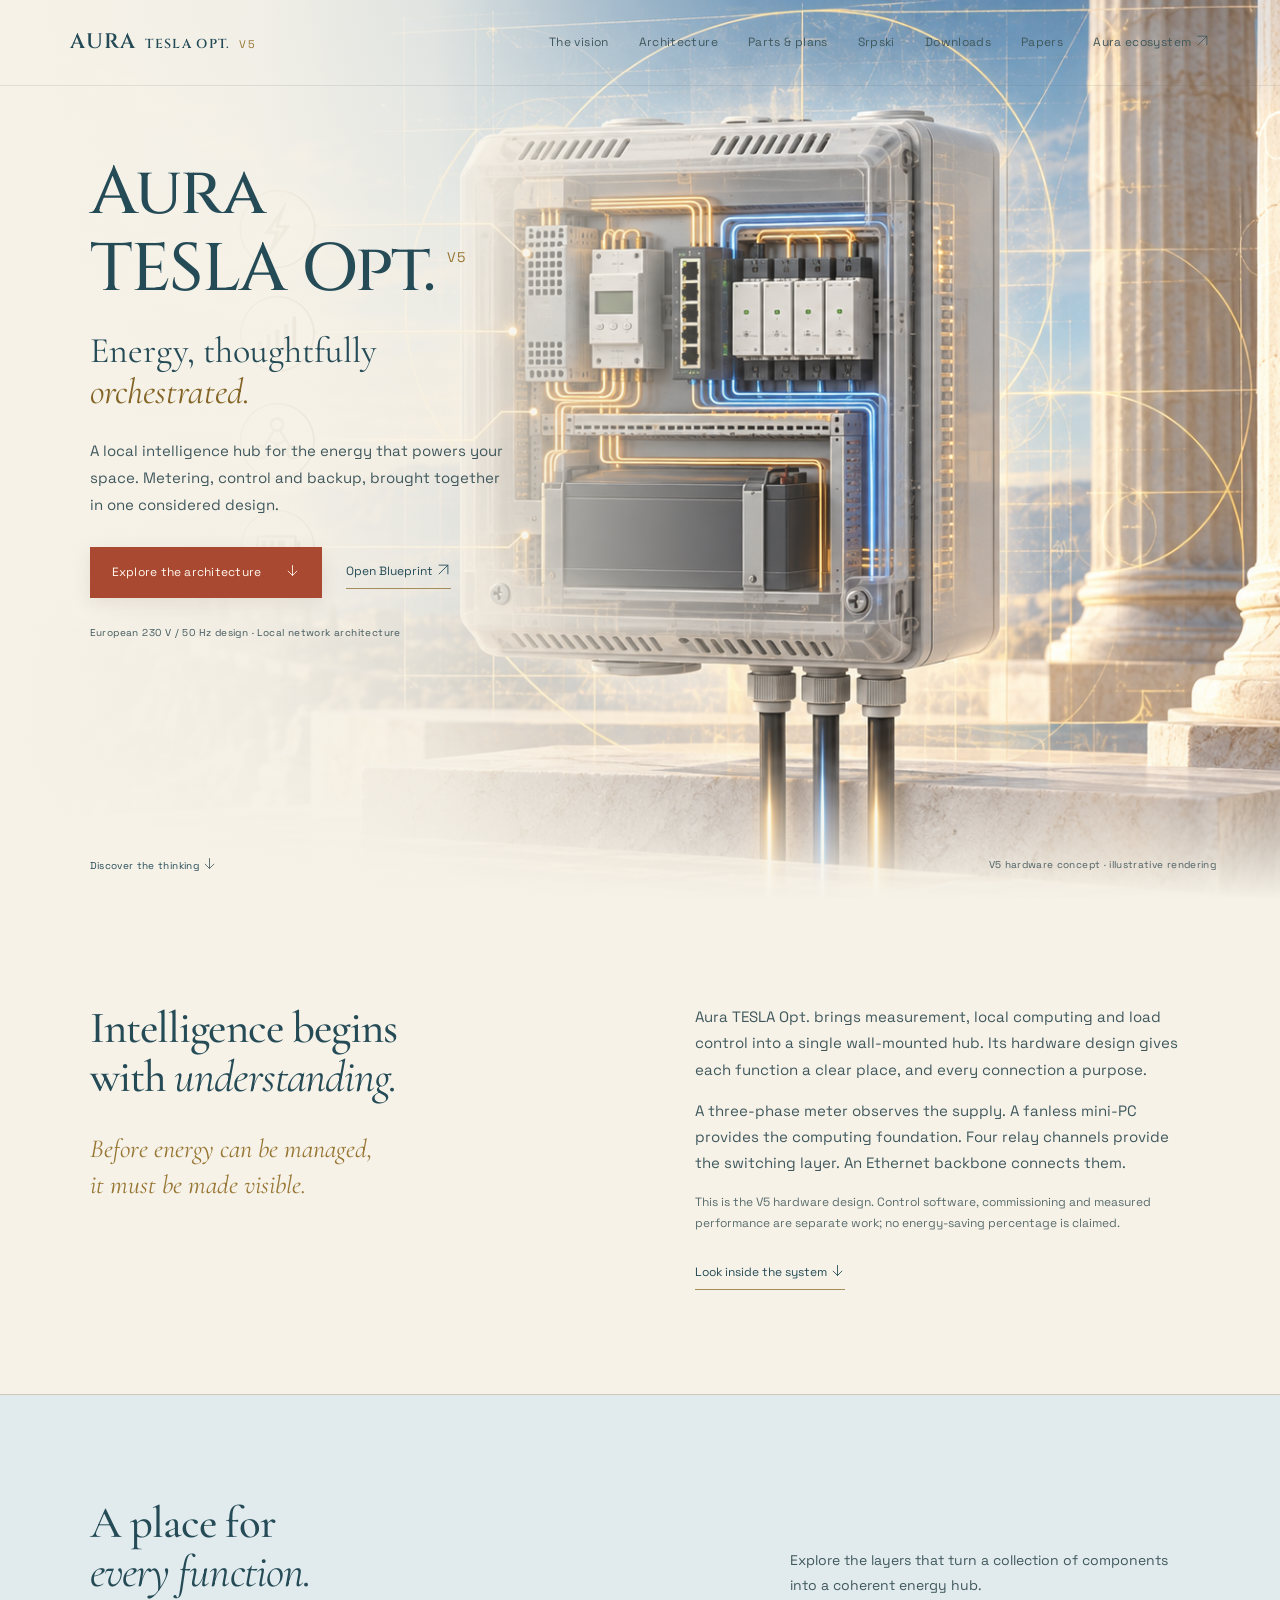
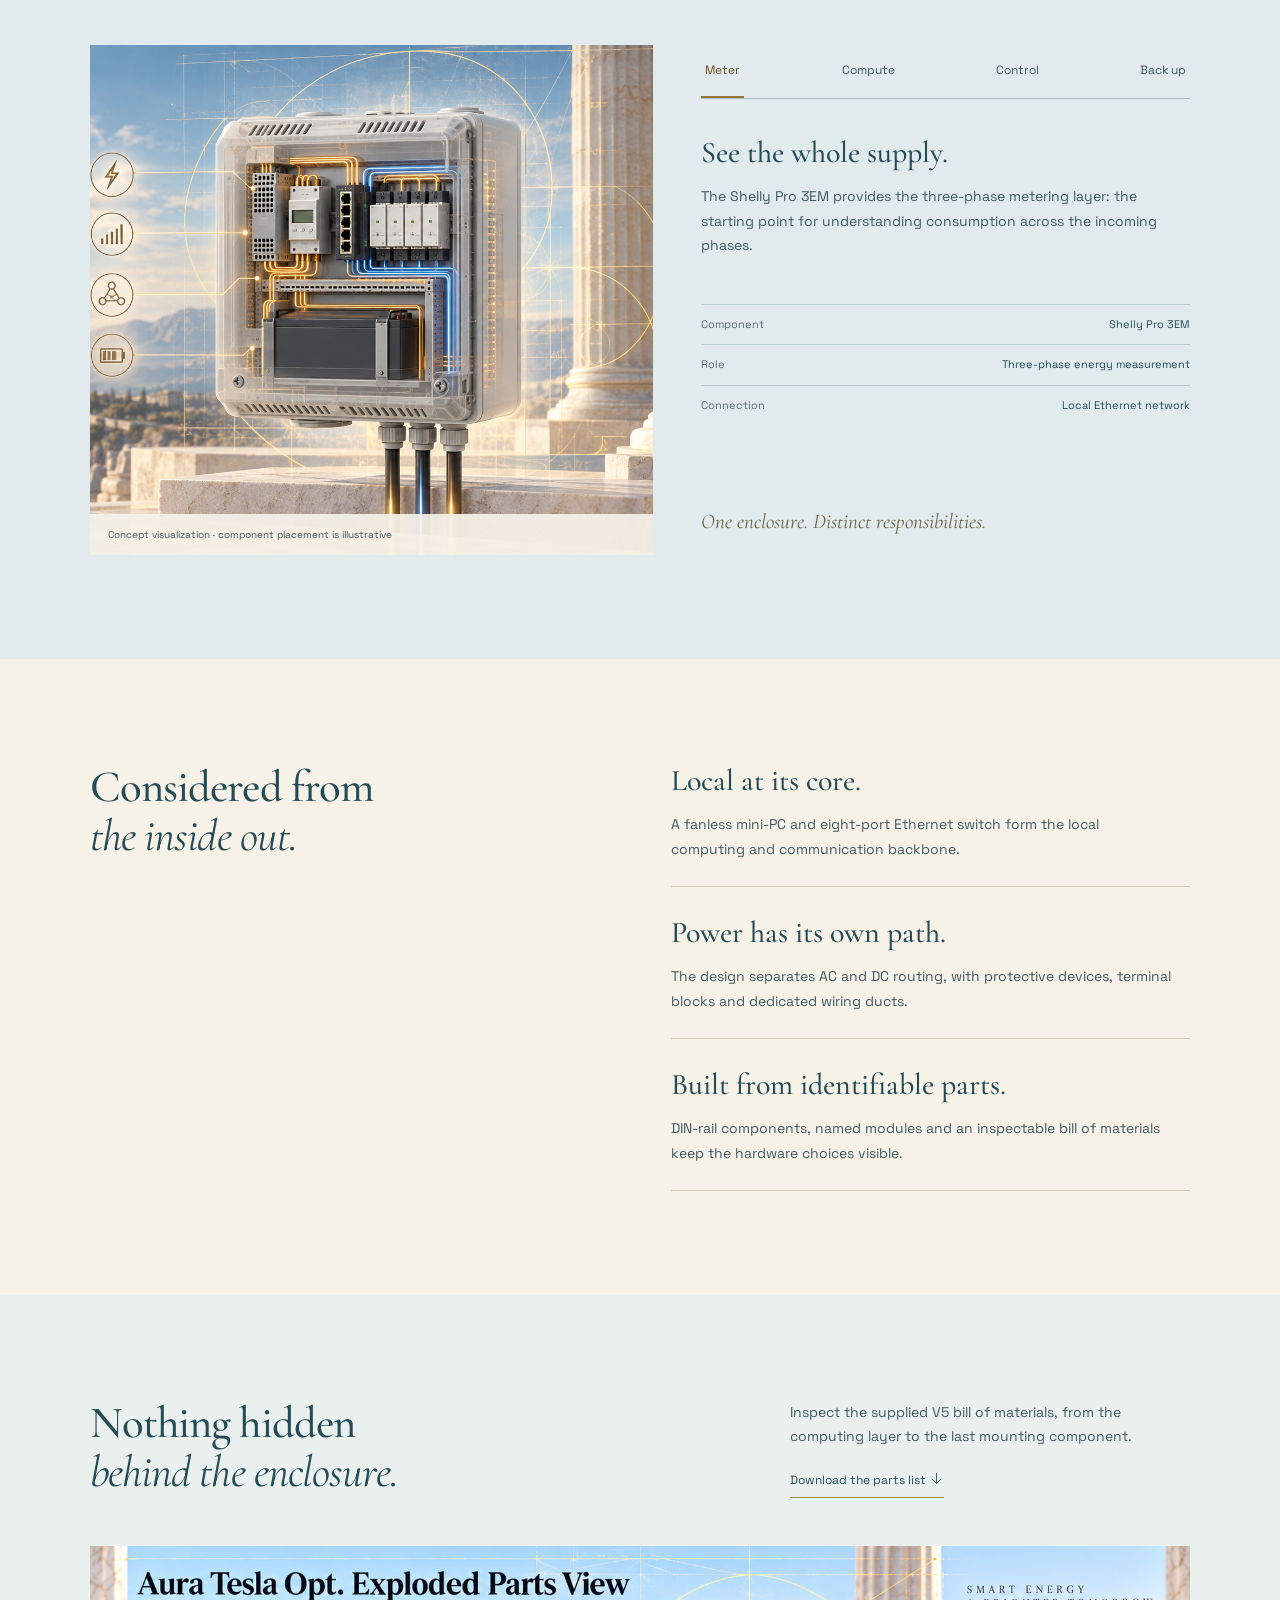
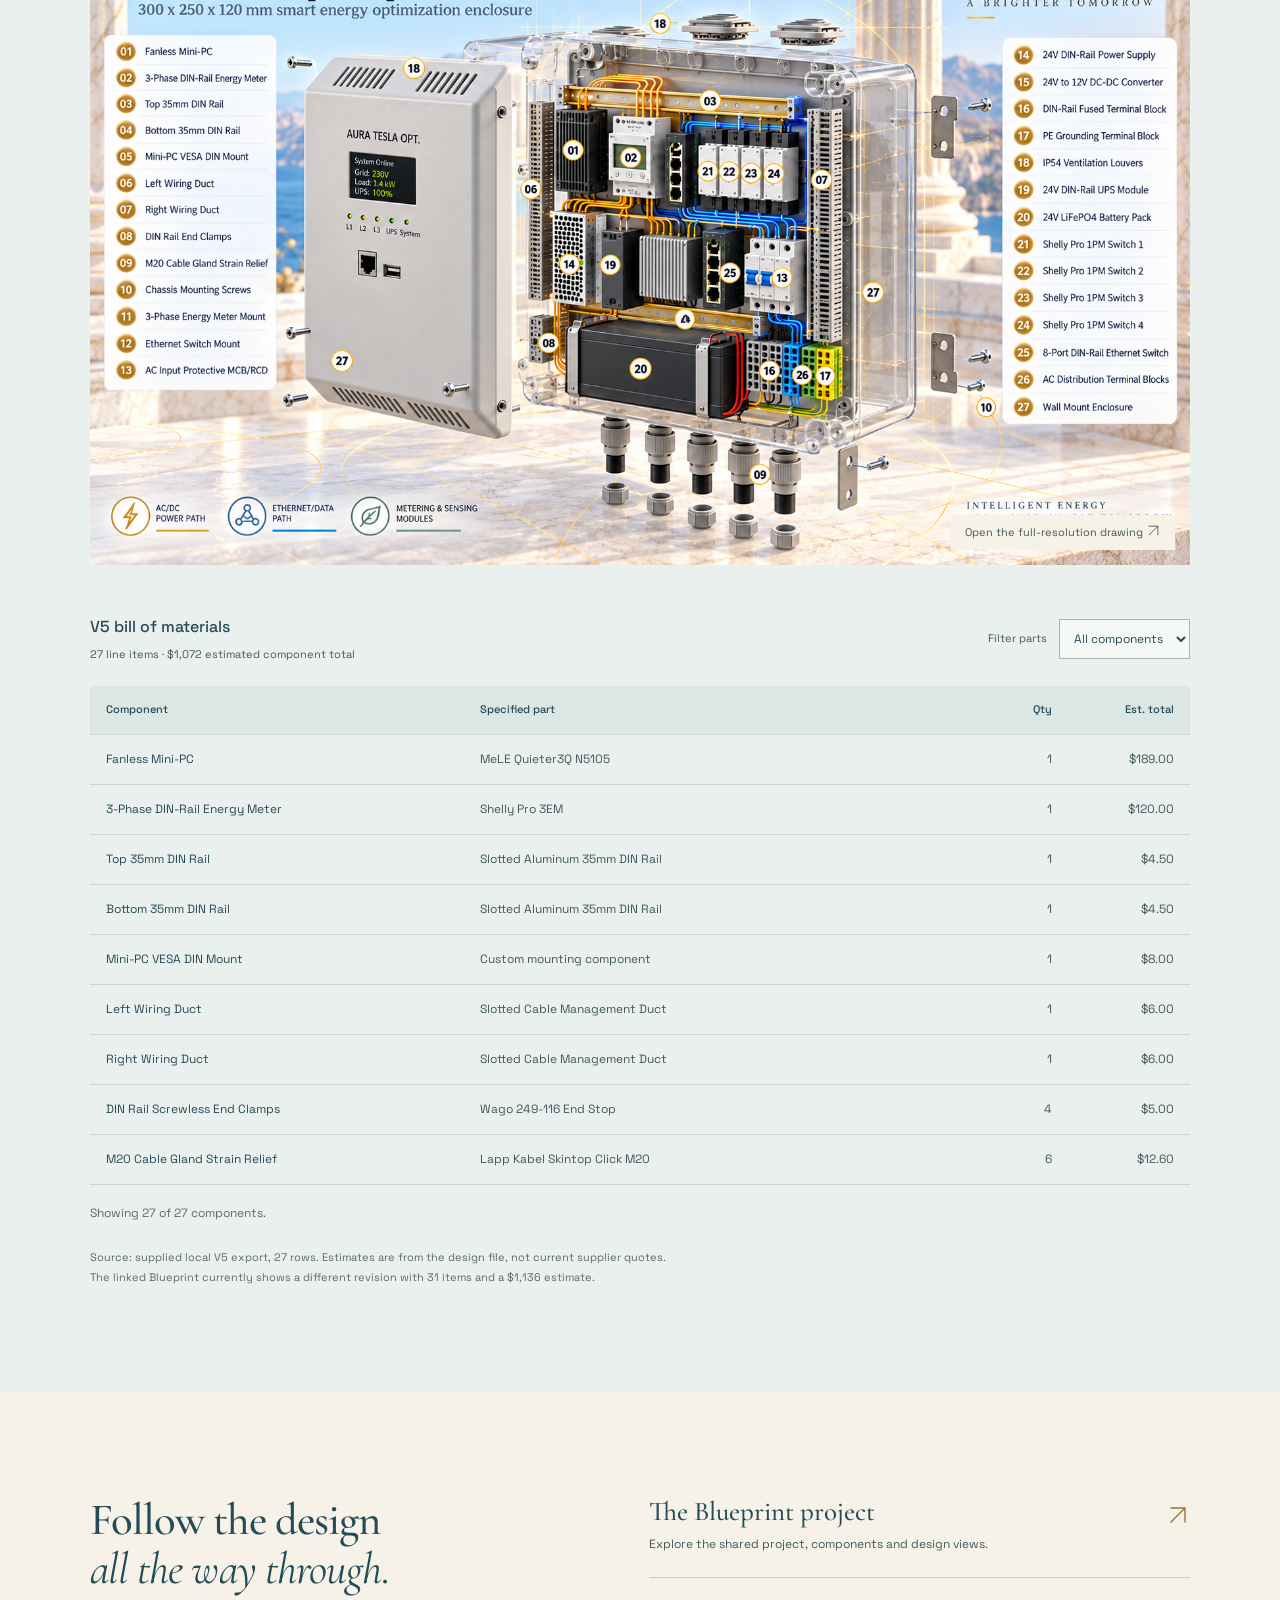
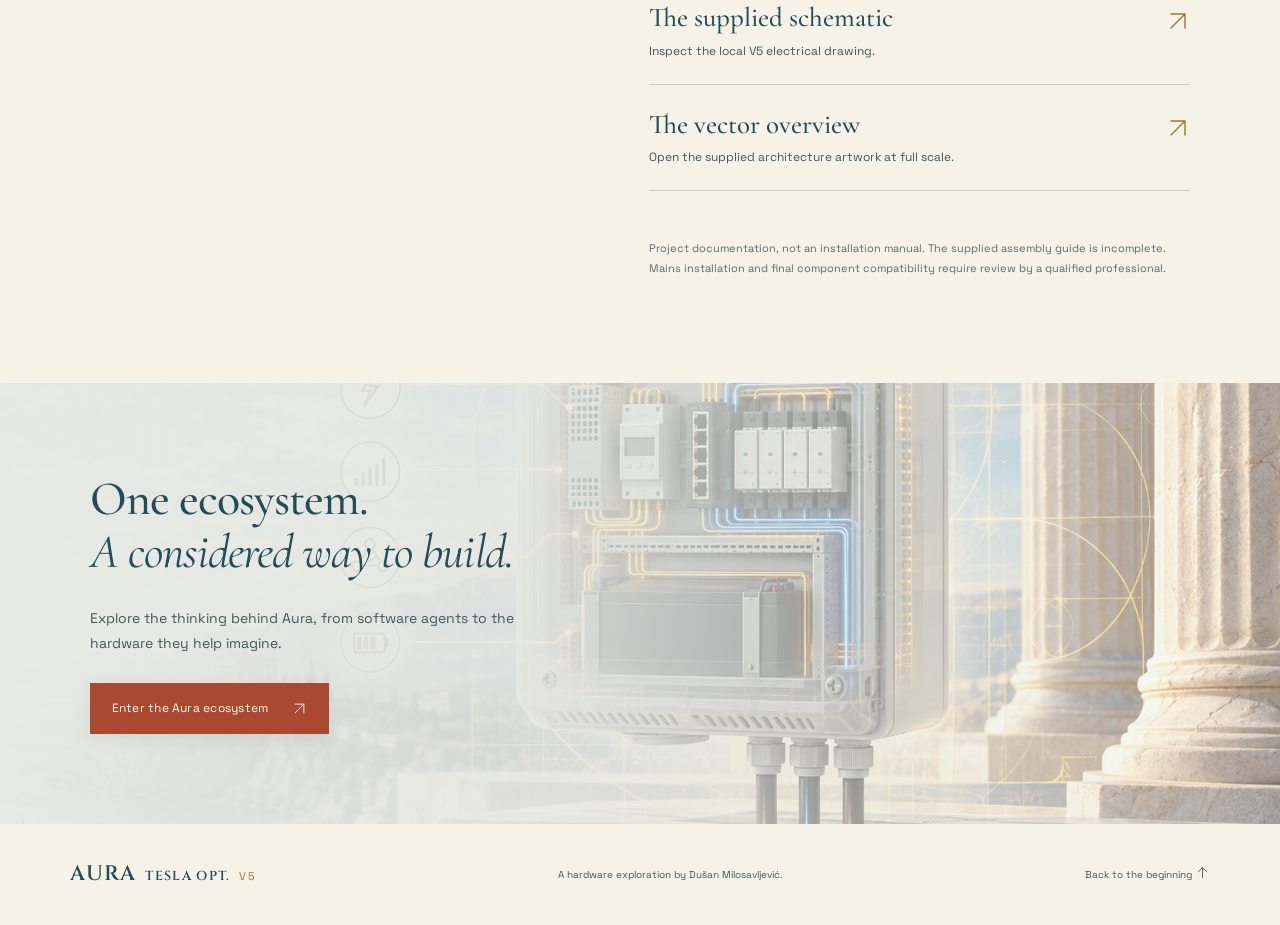
<file: WEB/index.html>
<!doctype html>
<html lang="en">
<head>
<meta charset="UTF-8"><meta name="viewport" content="width=device-width, initial-scale=1">
<title>Aura TESLA Opt. V5 — Energy, thoughtfully orchestrated.</title>
<meta name="description" content="Explore Aura TESLA Opt. V5: a wall-mounted energy hub design combining three-phase metering, local computing, four control channels and battery-backed intelligence.">
<meta name="theme-color" content="#f6f2e8"><meta property="og:title" content="Aura TESLA Opt. V5"><meta property="og:description" content="Energy, thoughtfully orchestrated. Explore the hardware behind the design."><meta property="og:image" content="aura-tesla-internal-intelligence-geometry.png">
<link rel="icon" href="assets/favicon.svg" type="image/svg+xml"><link rel="stylesheet" href="assets/fonts.css"><link rel="stylesheet" href="styles.css"><script src="app.js" defer></script>
</head>
<body>
<!-- THESIS: Make energy hardware inspectable through Aura's classical Mediterranean world.
OWN-WORLD: Warm stone, Aegean ink, restrained gold, Cinzel inscription and Cormorant editorial typography; open layouts.
STORY: Understand the hub, explore its hardware layers, inspect the actual parts and Blueprint.
FIRST VIEWPORT: Full landscape artwork with hub at right and title, purpose and design action on a warm left field.
FORM: User-pinned leanproiq.com world and supplied hero composition; no alternate identity.
FINISH: unreviewed and undocumented is unfinished; this build ends with the finish review, the verdict, and DESIGN.md -->
<a class="skip" href="#main">Skip to content</a>
<header class="header"><a class="brand" href="#">AURA <span>TESLA OPT.</span><small>V5</small></a><button class="menu" aria-expanded="false" aria-controls="navigation">Menu <svg class="icon" viewBox="0 0 24 24" aria-hidden="true"><path d="M4 8h16M4 16h16"/></svg></button><nav id="navigation" aria-label="Main navigation"><a href="#vision">The vision</a><a href="#architecture">Architecture</a><a href="#parts">Parts & plans</a><a href="sr.html">Srpski</a><a href="downloads.html">Downloads</a><a href="papers.html">Papers</a><a href="https://www.leanproiq.com/" target="_blank" rel="noopener">Aura ecosystem <svg class="icon" viewBox="0 0 24 24" aria-hidden="true"><path d="M5 19 19 5M5 5h14v14"/></svg></a></nav></header>
<main id="main">
<section class="hero" aria-labelledby="hero-title"><img class="hero-art" src="aura-tesla-internal-intelligence-geometry.png" alt="Concept rendering of the Aura energy hub with illuminated power and data paths on a marble terrace above the Aegean" width="1672" height="941" fetchpriority="high"><div class="hero-wash"></div><div class="hero-content"><h1 id="hero-title">Aura<br>TESLA Opt.<sup>V5</sup></h1><p class="hero-line">Energy, thoughtfully<br><em>orchestrated.</em></p><p class="hero-description">A local intelligence hub for the energy that powers your space. Metering, control and backup, brought together in one considered design.</p><div class="actions"><a class="button primary" href="#architecture">Explore the architecture <span aria-hidden="true"><svg class="icon" viewBox="0 0 24 24" aria-hidden="true"><path d="M12 4v16M5 13l7 7 7-7"/></svg></span></a><a class="text-link" href="https://blueprint.io/s/KR-Nn70ZF4XHaVgMqMCyhI0Ql1FyPYH96-EsL3XGI7g" target="_blank" rel="noopener">Open Blueprint <svg class="icon" viewBox="0 0 24 24" aria-hidden="true"><path d="M5 19 19 5M5 5h14v14"/></svg></a></div><p class="hero-note">European 230 V / 50 Hz design · Local network architecture</p></div><div class="hero-bottom"><a href="#vision">Discover the thinking <span aria-hidden="true"><svg class="icon" viewBox="0 0 24 24" aria-hidden="true"><path d="M12 4v16M5 13l7 7 7-7"/></svg></span></a><span>V5 hardware concept · illustrative rendering</span></div></section>
<section id="vision" class="vision section"><div><h2>Intelligence begins<br>with <em>understanding.</em></h2><p class="serif-lead">Before energy can be managed,<br>it must be made visible.</p></div><div class="vision-copy"><p>Aura TESLA Opt. brings measurement, local computing and load control into a single wall-mounted hub. Its hardware design gives each function a clear place, and every connection a purpose.</p><p>A three-phase meter observes the supply. A fanless mini-PC provides the computing foundation. Four relay channels provide the switching layer. An Ethernet backbone connects them.</p><p class="quiet">This is the V5 hardware design. Control software, commissioning and measured performance are separate work; no energy-saving percentage is claimed.</p><a class="text-link" href="#architecture">Look inside the system <span aria-hidden="true"><svg class="icon" viewBox="0 0 24 24" aria-hidden="true"><path d="M12 4v16M5 13l7 7 7-7"/></svg></span></a></div></section>
<section id="architecture" class="architecture section"><div class="section-top"><h2>A place for<br><em>every function.</em></h2><p>Explore the layers that turn a collection of components into a coherent energy hub.</p></div><div class="explorer"><div class="architecture-image"><img src="aura-tesla-internal-intelligence-geometry.png" alt="Conceptual cutaway showing the hub's metering, control and backup components" width="1672" height="941" loading="lazy"><span class="image-caption">Concept visualization · component placement is illustrative</span></div><div class="layer-panel"><div role="tablist" aria-label="Hardware layers" class="tabs"><button role="tab" id="tab-meter" aria-selected="true" aria-controls="layer-content" data-layer="meter">Meter</button><button role="tab" id="tab-compute" aria-selected="false" tabindex="-1" aria-controls="layer-content" data-layer="compute">Compute</button><button role="tab" id="tab-control" aria-selected="false" tabindex="-1" aria-controls="layer-content" data-layer="control">Control</button><button role="tab" id="tab-backup" aria-selected="false" tabindex="-1" aria-controls="layer-content" data-layer="backup">Back up</button></div><div id="layer-content" role="tabpanel" tabindex="0" aria-labelledby="tab-meter"><h3>See the whole supply.</h3><p>The Shelly Pro 3EM provides the three-phase metering layer: the starting point for understanding consumption across the incoming phases.</p><dl><div><dt>Component</dt><dd>Shelly Pro 3EM</dd></div><div><dt>Role</dt><dd>Three-phase energy measurement</dd></div><div><dt>Connection</dt><dd>Local Ethernet network</dd></div></dl></div><p class="explorer-foot">One enclosure. Distinct responsibilities.</p></div></div></section>
<section class="principles section"><h2>Considered from<br><em>the inside out.</em></h2><div class="principle-list"><article><h3>Local at its core.</h3><p>A fanless mini-PC and eight-port Ethernet switch form the local computing and communication backbone.</p></article><article><h3>Power has its own path.</h3><p>The design separates AC and DC routing, with protective devices, terminal blocks and dedicated wiring ducts.</p></article><article><h3>Built from identifiable parts.</h3><p>DIN-rail components, named modules and an inspectable bill of materials keep the hardware choices visible.</p></article></div></section>
<section id="parts" class="parts section"><div class="section-top"><h2>Nothing hidden<br><em>behind the enclosure.</em></h2><div><p>Inspect the supplied V5 bill of materials, from the computing layer to the last mounting component.</p><a class="text-link" href="downloads/aura-tesla-v5-parts.csv" download>Download the parts list <span aria-hidden="true"><svg class="icon" viewBox="0 0 24 24" aria-hidden="true"><path d="M12 4v16M5 13l7 7 7-7"/></svg></span></a></div></div><a class="bom-plate" href="aura-tesla-exploded-parts-view.png" target="_blank" rel="noopener"><img src="aura-tesla-exploded-parts-view.png" alt="Aura Tesla Opt. exploded parts view with a transparent enclosure, numbered components and power paths" width="1672" height="941" loading="eager"><span>Open the full-resolution drawing <svg class="icon" viewBox="0 0 24 24" aria-hidden="true"><path d="M5 19 19 5M5 5h14v14"/></svg></span></a><div class="parts-toolbar"><div><strong>V5 bill of materials</strong><span>27 line items · $1,072 estimated component total</span></div><label>Filter parts<select id="part-filter"><option value="all">All components</option><option value="electrical">Electrical</option><option value="mechanical">Mechanical</option></select></label></div><div class="table-wrap" tabindex="0" role="region" aria-label="V5 components table"><table><thead><tr><th scope="col">Component</th><th scope="col">Specified part</th><th scope="col">Qty</th><th scope="col">Est. total</th></tr></thead><tbody id="parts-body"></tbody></table></div><p id="parts-status" class="quiet" aria-live="polite"></p><p class="source-note">Source: supplied local V5 export, 27 rows. Estimates are from the design file, not current supplier quotes. The linked Blueprint currently shows a different revision with 31 items and a $1,136 estimate.</p></section>
<section class="plans section"><h2>Follow the design<br><em>all the way through.</em></h2><div class="plan-links"><a href="https://blueprint.io/s/KR-Nn70ZF4XHaVgMqMCyhI0Ql1FyPYH96-EsL3XGI7g" target="_blank" rel="noopener"><div><h3>The Blueprint project</h3><p>Explore the shared project, components and design views.</p></div><span aria-hidden="true"><svg class="icon" viewBox="0 0 24 24" aria-hidden="true"><path d="M5 19 19 5M5 5h14v14"/></svg></span></a><a href="downloads/aura-tesla-v5-schematic.svg" target="_blank" rel="noopener"><div><h3>The supplied schematic</h3><p>Inspect the local V5 electrical drawing.</p></div><span aria-hidden="true"><svg class="icon" viewBox="0 0 24 24" aria-hidden="true"><path d="M5 19 19 5M5 5h14v14"/></svg></span></a><a href="download.svg" target="_blank" rel="noopener"><div><h3>The vector overview</h3><p>Open the supplied architecture artwork at full scale.</p></div><span aria-hidden="true"><svg class="icon" viewBox="0 0 24 24" aria-hidden="true"><path d="M5 19 19 5M5 5h14v14"/></svg></span></a></div><p class="source-note">Project documentation, not an installation manual. The supplied assembly guide is incomplete. Mains installation and final component compatibility require review by a qualified professional.</p></section>
<section class="closing"><div><h2>One ecosystem.<br><em>A considered way to build.</em></h2><p>Explore the thinking behind Aura, from software agents to the hardware they help imagine.</p><a class="button primary" href="https://www.leanproiq.com/" target="_blank" rel="noopener">Enter the Aura ecosystem <svg class="icon" viewBox="0 0 24 24" aria-hidden="true"><path d="M5 19 19 5M5 5h14v14"/></svg></a></div></section>
</main><footer><a class="brand" href="#">AURA <span>TESLA OPT.</span><small>V5</small></a><p>A hardware exploration by Dušan Milosavljević.</p><a href="#">Back to the beginning <svg class="icon" viewBox="0 0 24 24" aria-hidden="true"><path d="M12 20V4M5 11l7-7 7 7"/></svg></a></footer>
</body></html>
</file>
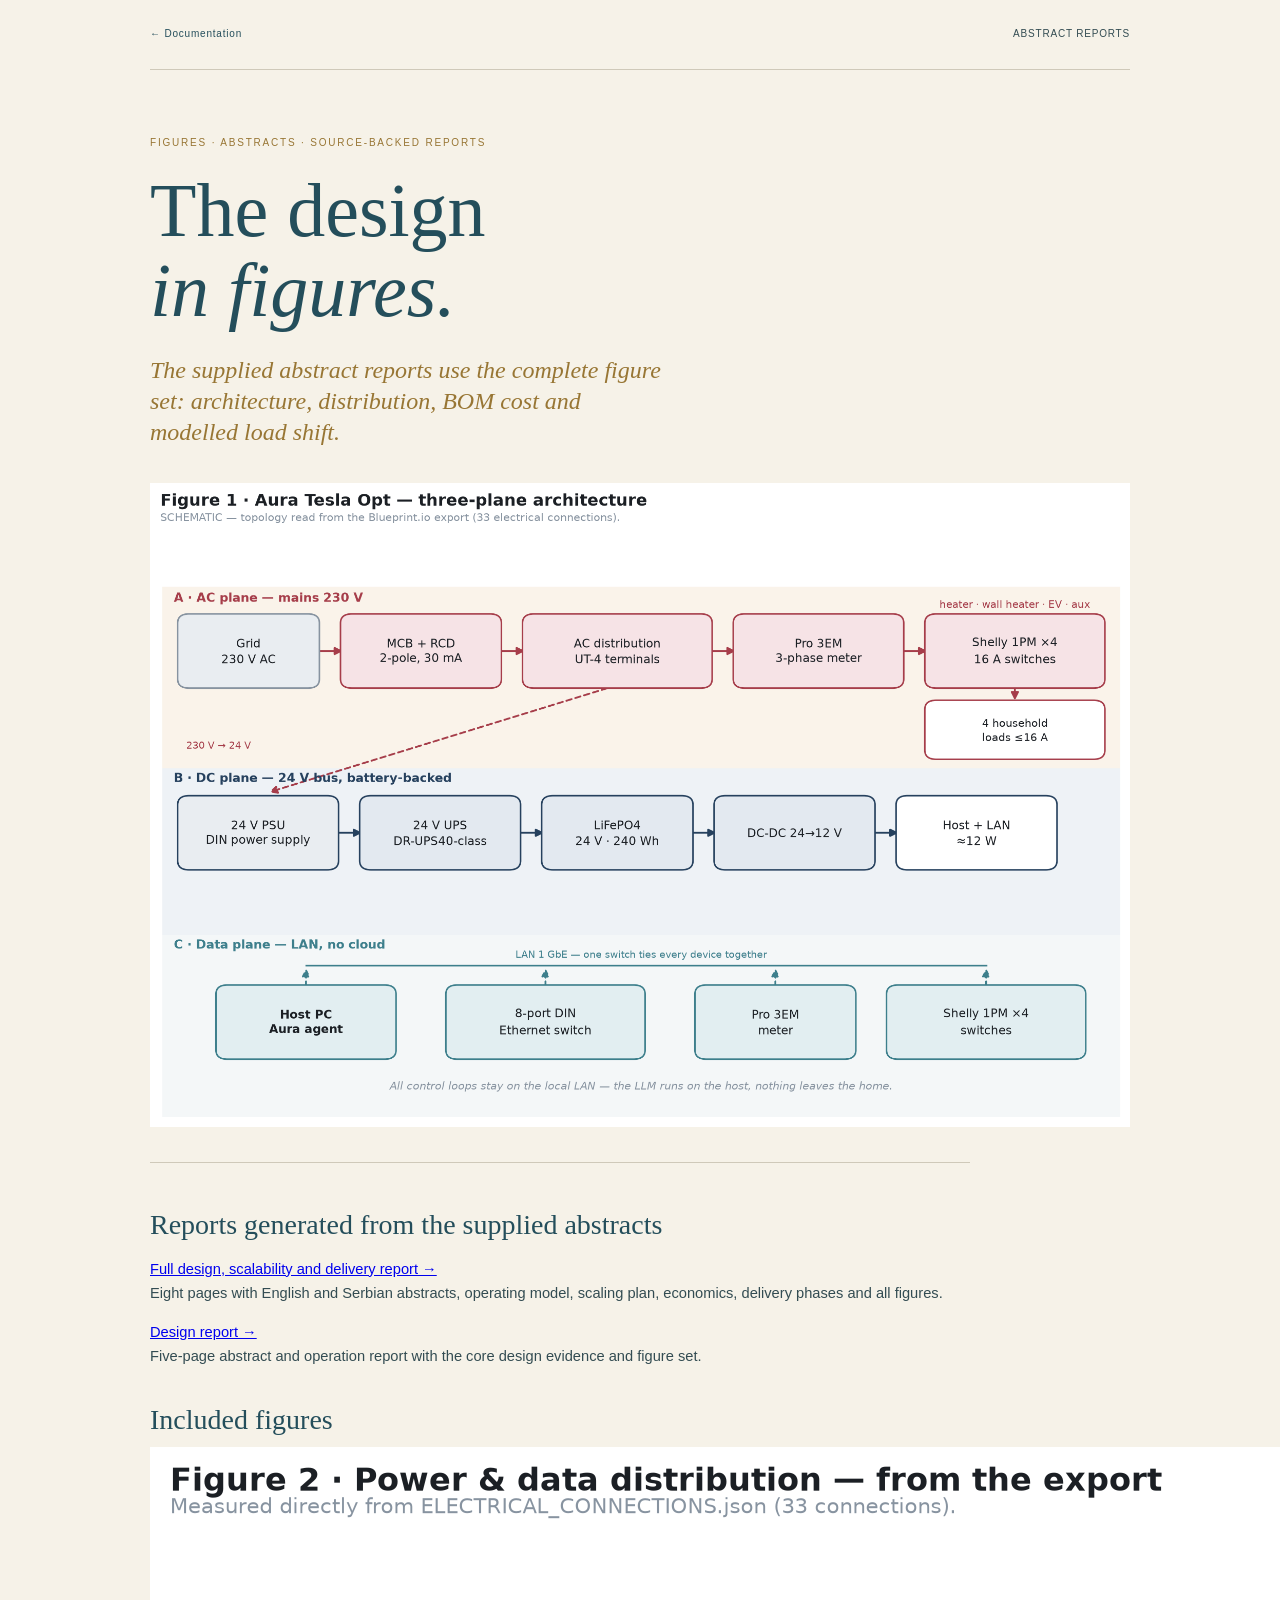
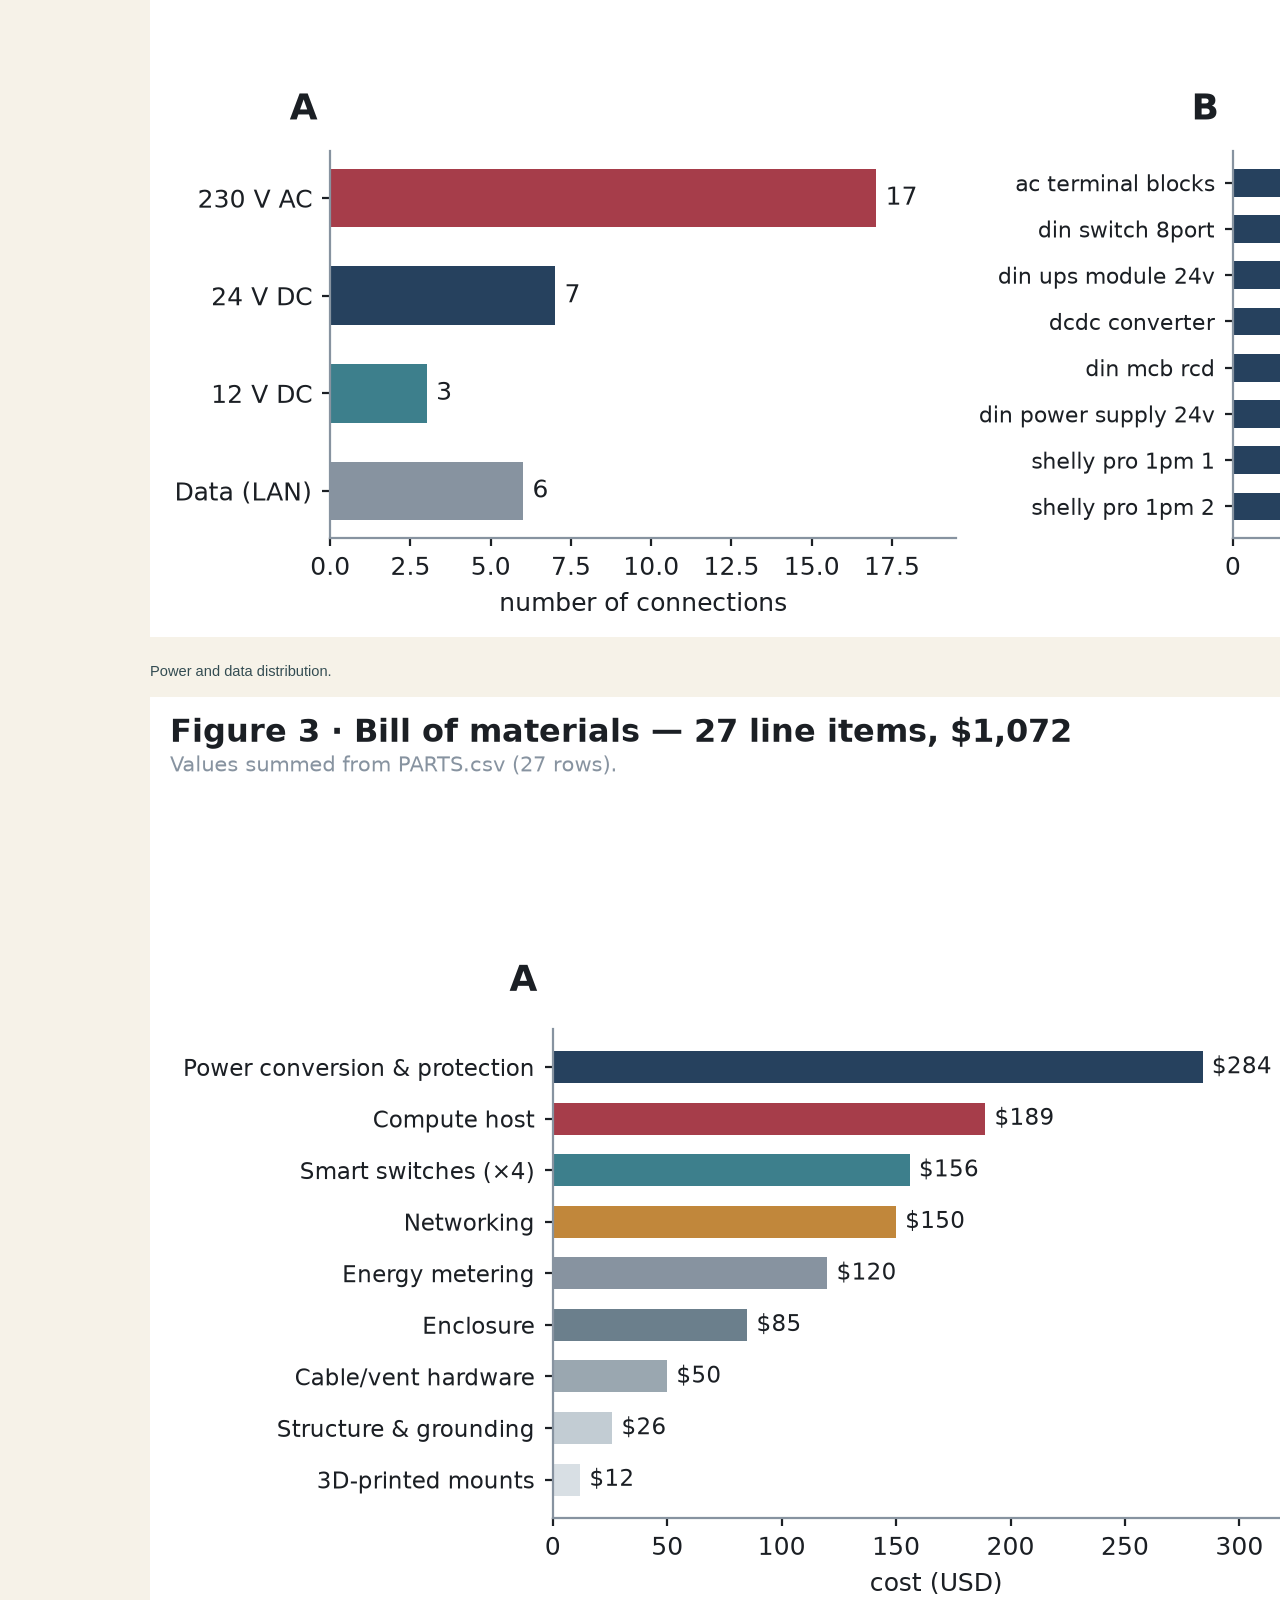
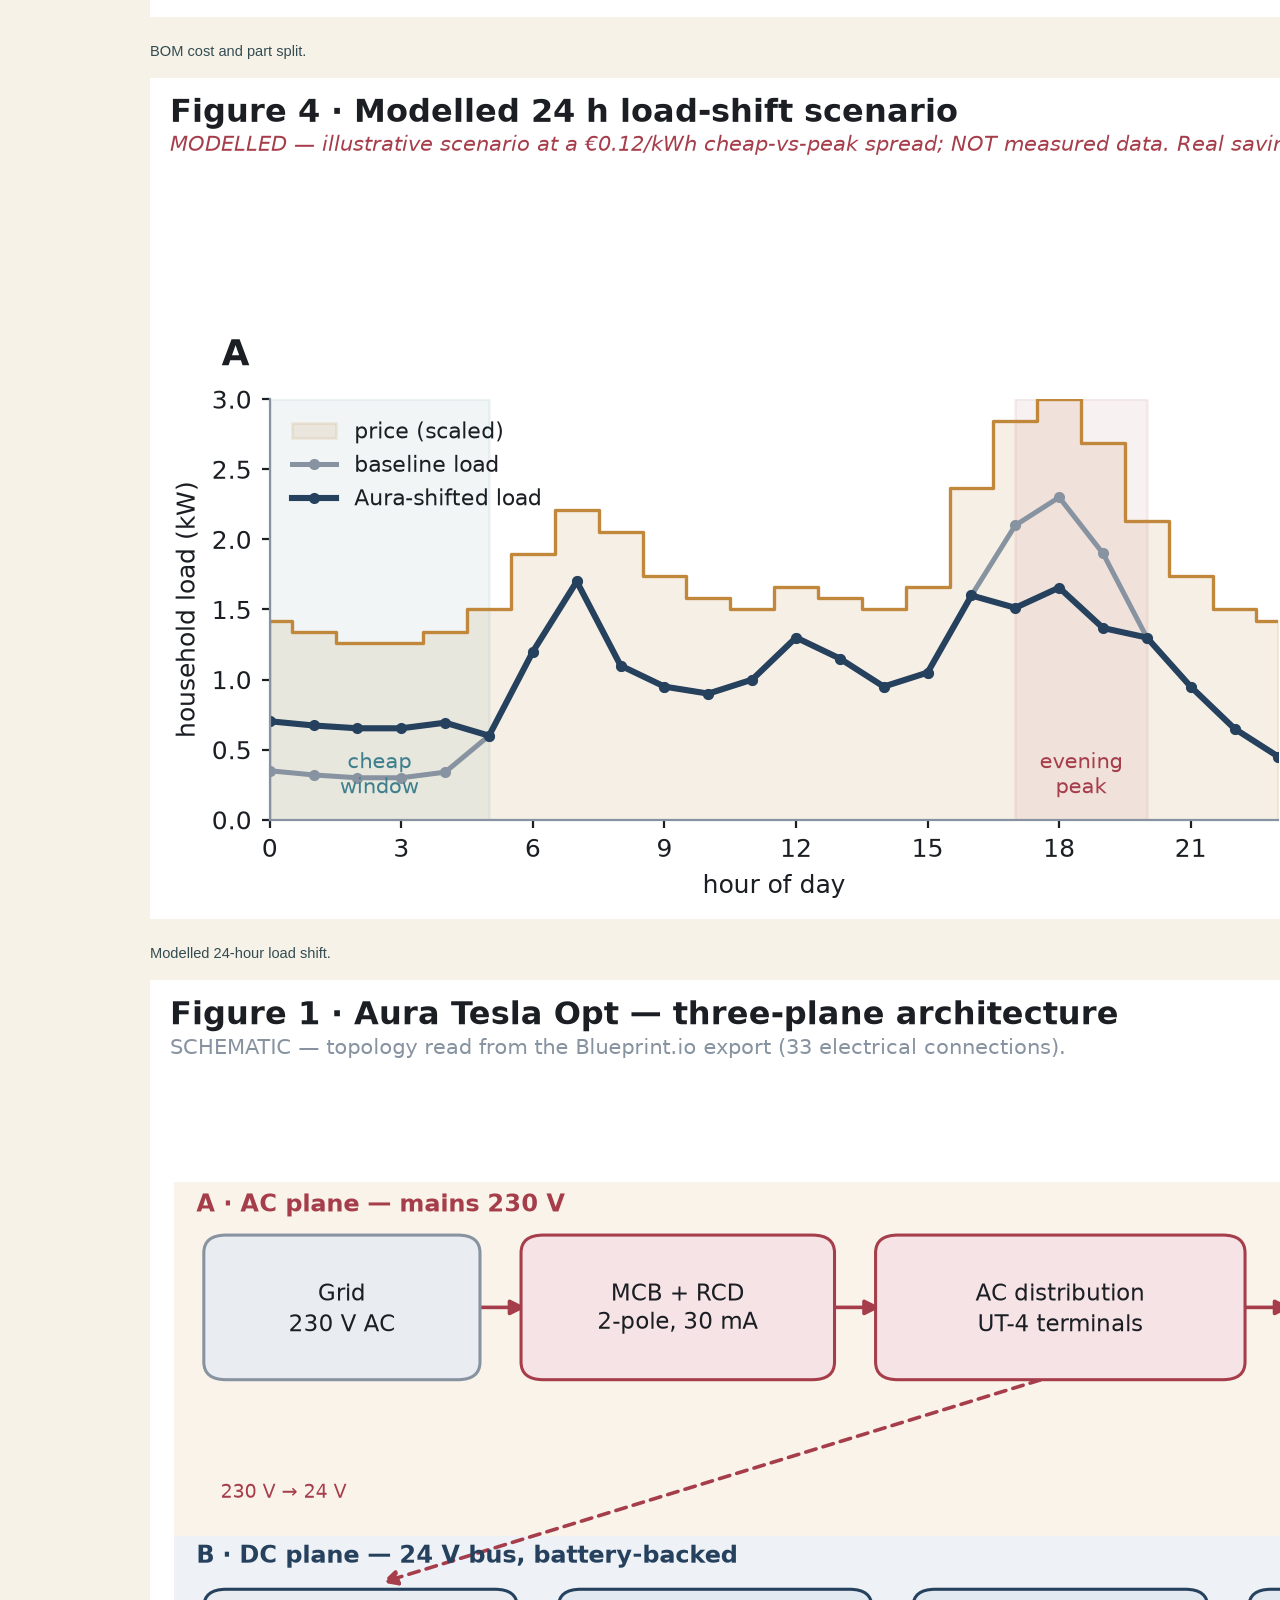
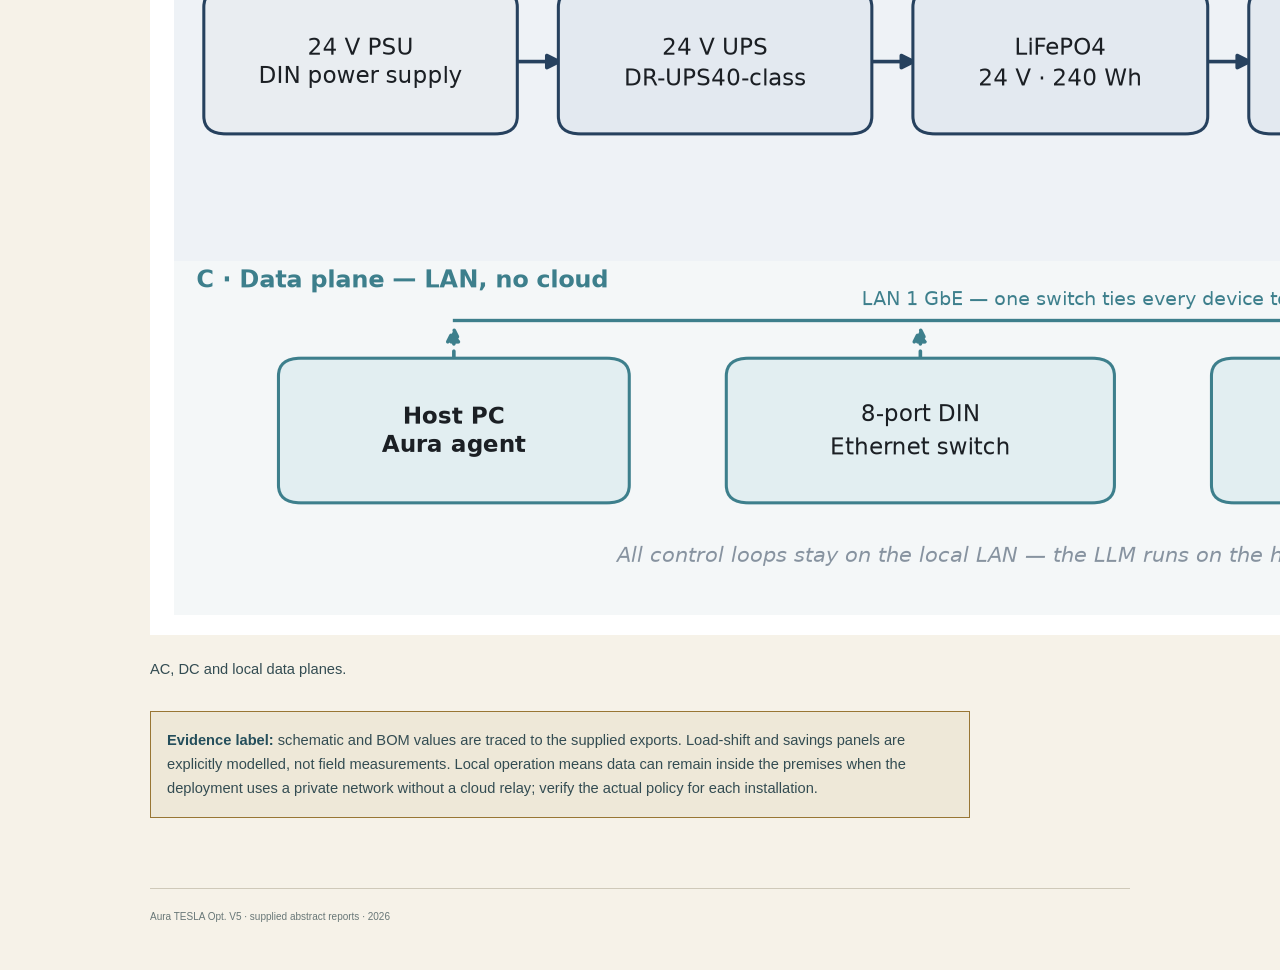
<file: WEB/abstract-reports.html>
<!doctype html><html lang="en"><head><meta charset="UTF-8"><link rel="icon" href="assets/favicon.svg" type="image/svg+xml"><link rel="apple-touch-icon" href="assets/favicon.svg"><meta name="viewport" content="width=device-width,initial-scale=1"><title>Aura TESLA Opt. V5 — abstract reports</title><link rel="stylesheet" href="paper.css"></head><body><header><a href="papers.html">← Documentation</a><span>ABSTRACT REPORTS</span></header><main><section class="cover"><p class="kicker">FIGURES · ABSTRACTS · SOURCE-BACKED REPORTS</p><h1>The design<br><em>in figures.</em></h1><p class="deck">The supplied abstract reports use the complete figure set: architecture, distribution, BOM cost and modelled load shift.</p><img src="assets/fig1_architecture.png" alt="Three-plane Aura architecture figure"></section><section class="detail"><h2>Reports generated from the supplied abstracts</h2><p><a href="downloads/papers/aura-tesla-opt-full-report.pdf">Full design, scalability and delivery report →</a><br>Eight pages with English and Serbian abstracts, operating model, scaling plan, economics, delivery phases and all figures.</p><p><a href="downloads/papers/aura-tesla-opt-design-report.pdf">Design report →</a><br>Five-page abstract and operation report with the core design evidence and figure set.</p><h2>Included figures</h2><div class="grid"><div><img class="chart" src="assets/fig2_distribution.png" alt="Power and data distribution figure"><p>Power and data distribution.</p></div><div><img class="chart" src="assets/fig3_bom_cost.png" alt="BOM cost figure"><p>BOM cost and part split.</p></div><div><img class="chart" src="assets/fig4_loadshift.png" alt="Modelled 24 hour load shift figure"><p>Modelled 24-hour load shift.</p></div><div><img class="chart" src="assets/fig1_architecture.png" alt="Three-plane architecture figure"><p>AC, DC and local data planes.</p></div></div><div class="note"><strong>Evidence label:</strong> schematic and BOM values are traced to the supplied exports. Load-shift and savings panels are explicitly modelled, not field measurements. Local operation means data can remain inside the premises when the deployment uses a private network without a cloud relay; verify the actual policy for each installation.</div></section></main><footer>Aura TESLA Opt. V5 · supplied abstract reports · 2026</footer></body></html>
</file>
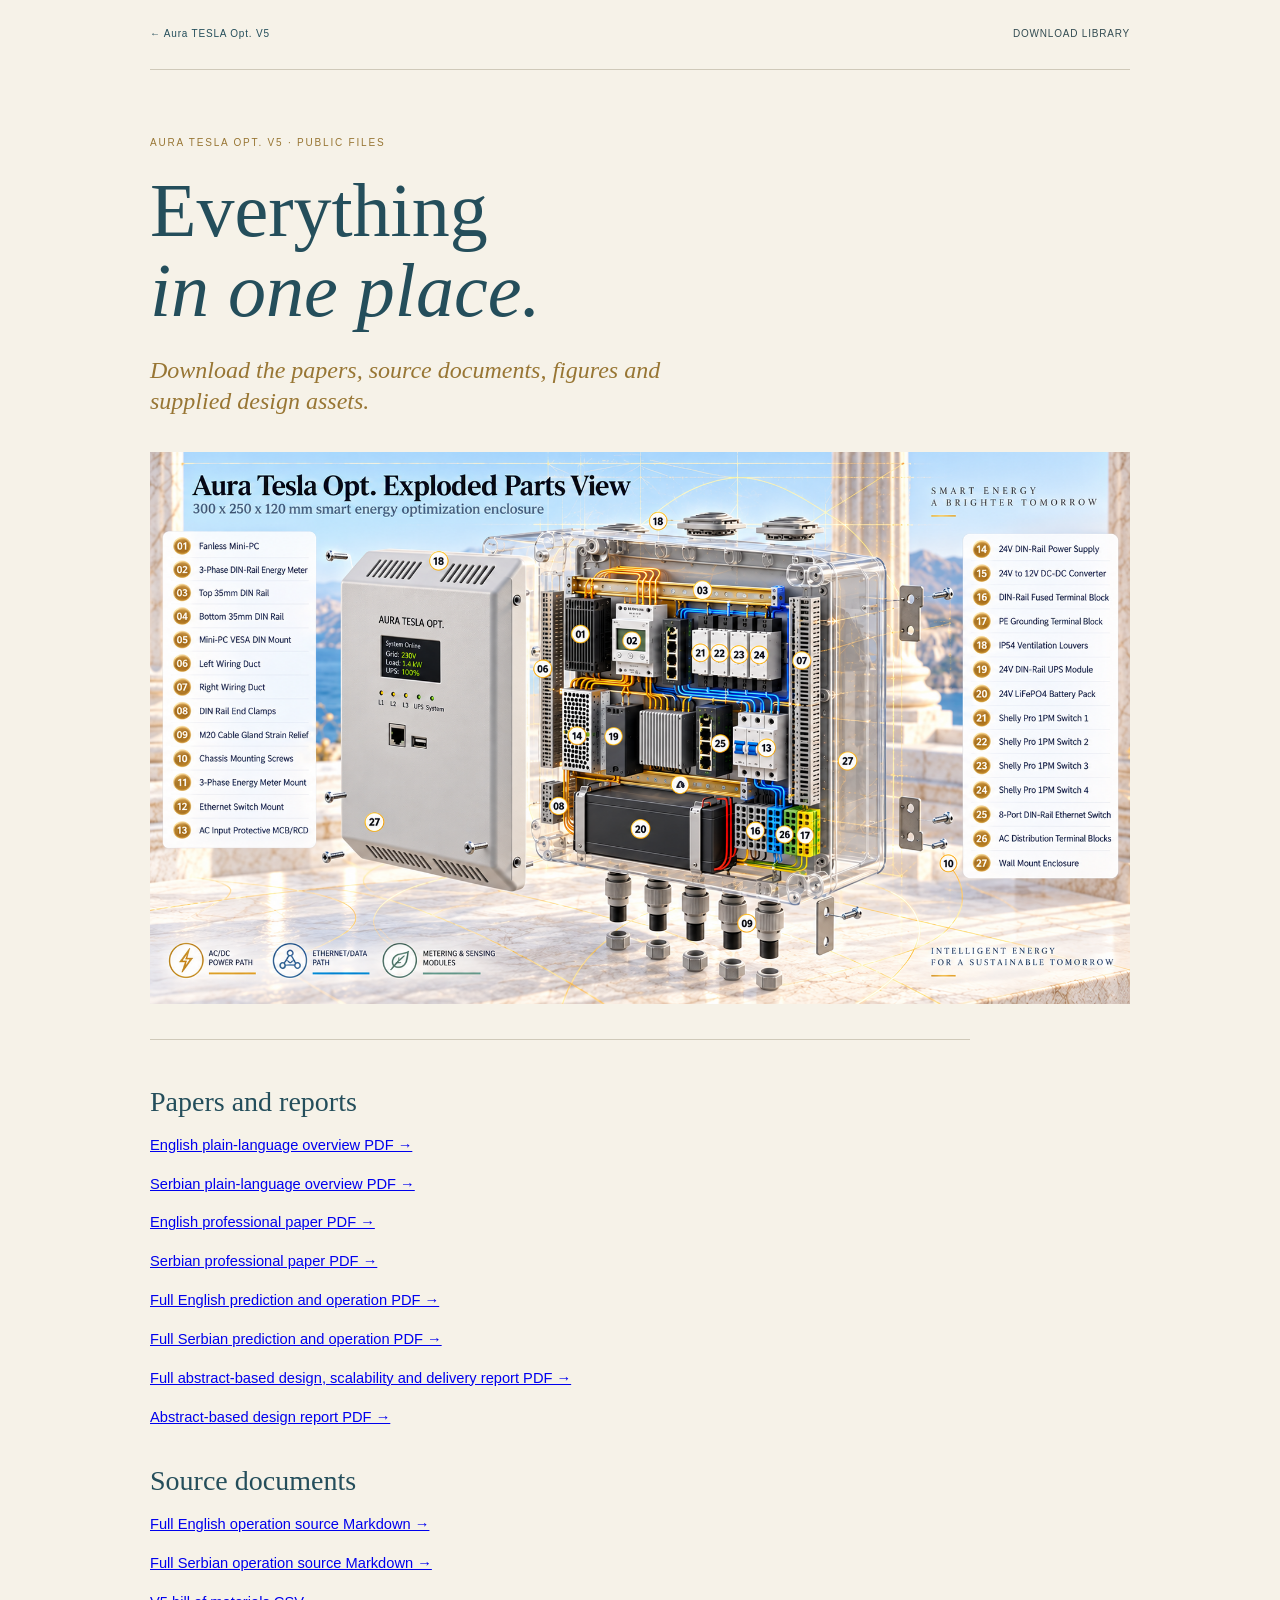
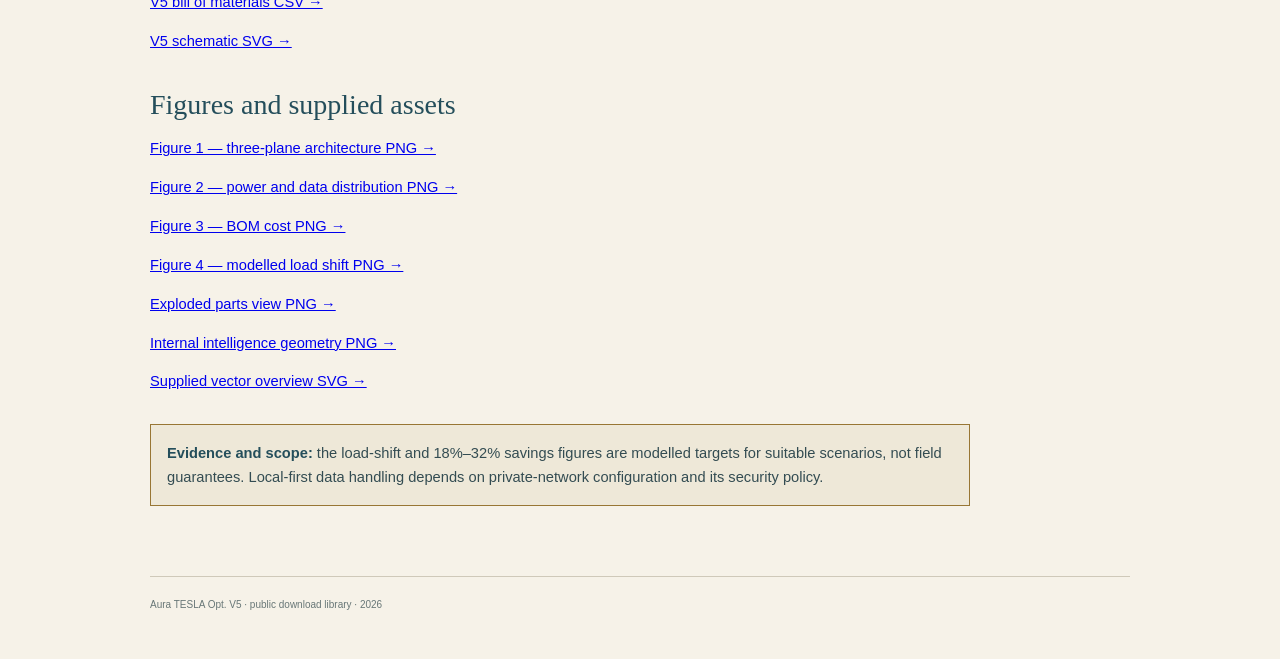
<file: WEB/downloads.html>
<!doctype html><html lang="en"><head><meta charset="UTF-8"><link rel="icon" href="assets/favicon.svg" type="image/svg+xml"><link rel="apple-touch-icon" href="assets/favicon.svg"><meta name="viewport" content="width=device-width,initial-scale=1"><title>Aura TESLA Opt. V5 — downloads</title><link rel="stylesheet" href="paper.css"></head><body><header><a href="index.html">← Aura TESLA Opt. V5</a><span>DOWNLOAD LIBRARY</span></header><main><section class="cover"><p class="kicker">AURA TESLA OPT. V5 · PUBLIC FILES</p><h1>Everything<br><em>in one place.</em></h1><p class="deck">Download the papers, source documents, figures and supplied design assets.</p><img src="aura-tesla-exploded-parts-view.png" alt="Exploded Aura TESLA Opt V5 parts view"></section><section class="detail"><h2>Papers and reports</h2><p><a download href="downloads/papers/overview-en.pdf">English plain-language overview PDF →</a></p><p><a download href="downloads/papers/overview-sr.pdf">Serbian plain-language overview PDF →</a></p><p><a download href="downloads/papers/professional-en.pdf">English professional paper PDF →</a></p><p><a download href="downloads/papers/professional-sr.pdf">Serbian professional paper PDF →</a></p><p><a download href="downloads/papers/prediction-and-operation-en.pdf">Full English prediction and operation PDF →</a></p><p><a download href="downloads/papers/prediction-and-operation-sr.pdf">Full Serbian prediction and operation PDF →</a></p><p><a download href="downloads/papers/aura-tesla-opt-full-report.pdf">Full abstract-based design, scalability and delivery report PDF →</a></p><p><a download href="downloads/papers/aura-tesla-opt-design-report.pdf">Abstract-based design report PDF →</a></p><h2>Source documents</h2><p><a download href="prediction-and-operation.md">Full English operation source Markdown →</a></p><p><a download href="prediction-and-operation-sr.md">Full Serbian operation source Markdown →</a></p><p><a download href="downloads/aura-tesla-v5-parts.csv">V5 bill of materials CSV →</a></p><p><a download href="downloads/aura-tesla-v5-schematic.svg">V5 schematic SVG →</a></p><h2>Figures and supplied assets</h2><p><a download href="assets/fig1_architecture.png">Figure 1 — three-plane architecture PNG →</a></p><p><a download href="assets/fig2_distribution.png">Figure 2 — power and data distribution PNG →</a></p><p><a download href="assets/fig3_bom_cost.png">Figure 3 — BOM cost PNG →</a></p><p><a download href="assets/fig4_loadshift.png">Figure 4 — modelled load shift PNG →</a></p><p><a download href="aura-tesla-exploded-parts-view.png">Exploded parts view PNG →</a></p><p><a download href="aura-tesla-internal-intelligence-geometry.png">Internal intelligence geometry PNG →</a></p><p><a download href="download.svg">Supplied vector overview SVG →</a></p><div class="note"><strong>Evidence and scope:</strong> the load-shift and 18%–32% savings figures are modelled targets for suitable scenarios, not field guarantees. Local-first data handling depends on private-network configuration and its security policy.</div></section></main><footer>Aura TESLA Opt. V5 · public download library · 2026</footer></body></html>
</file>
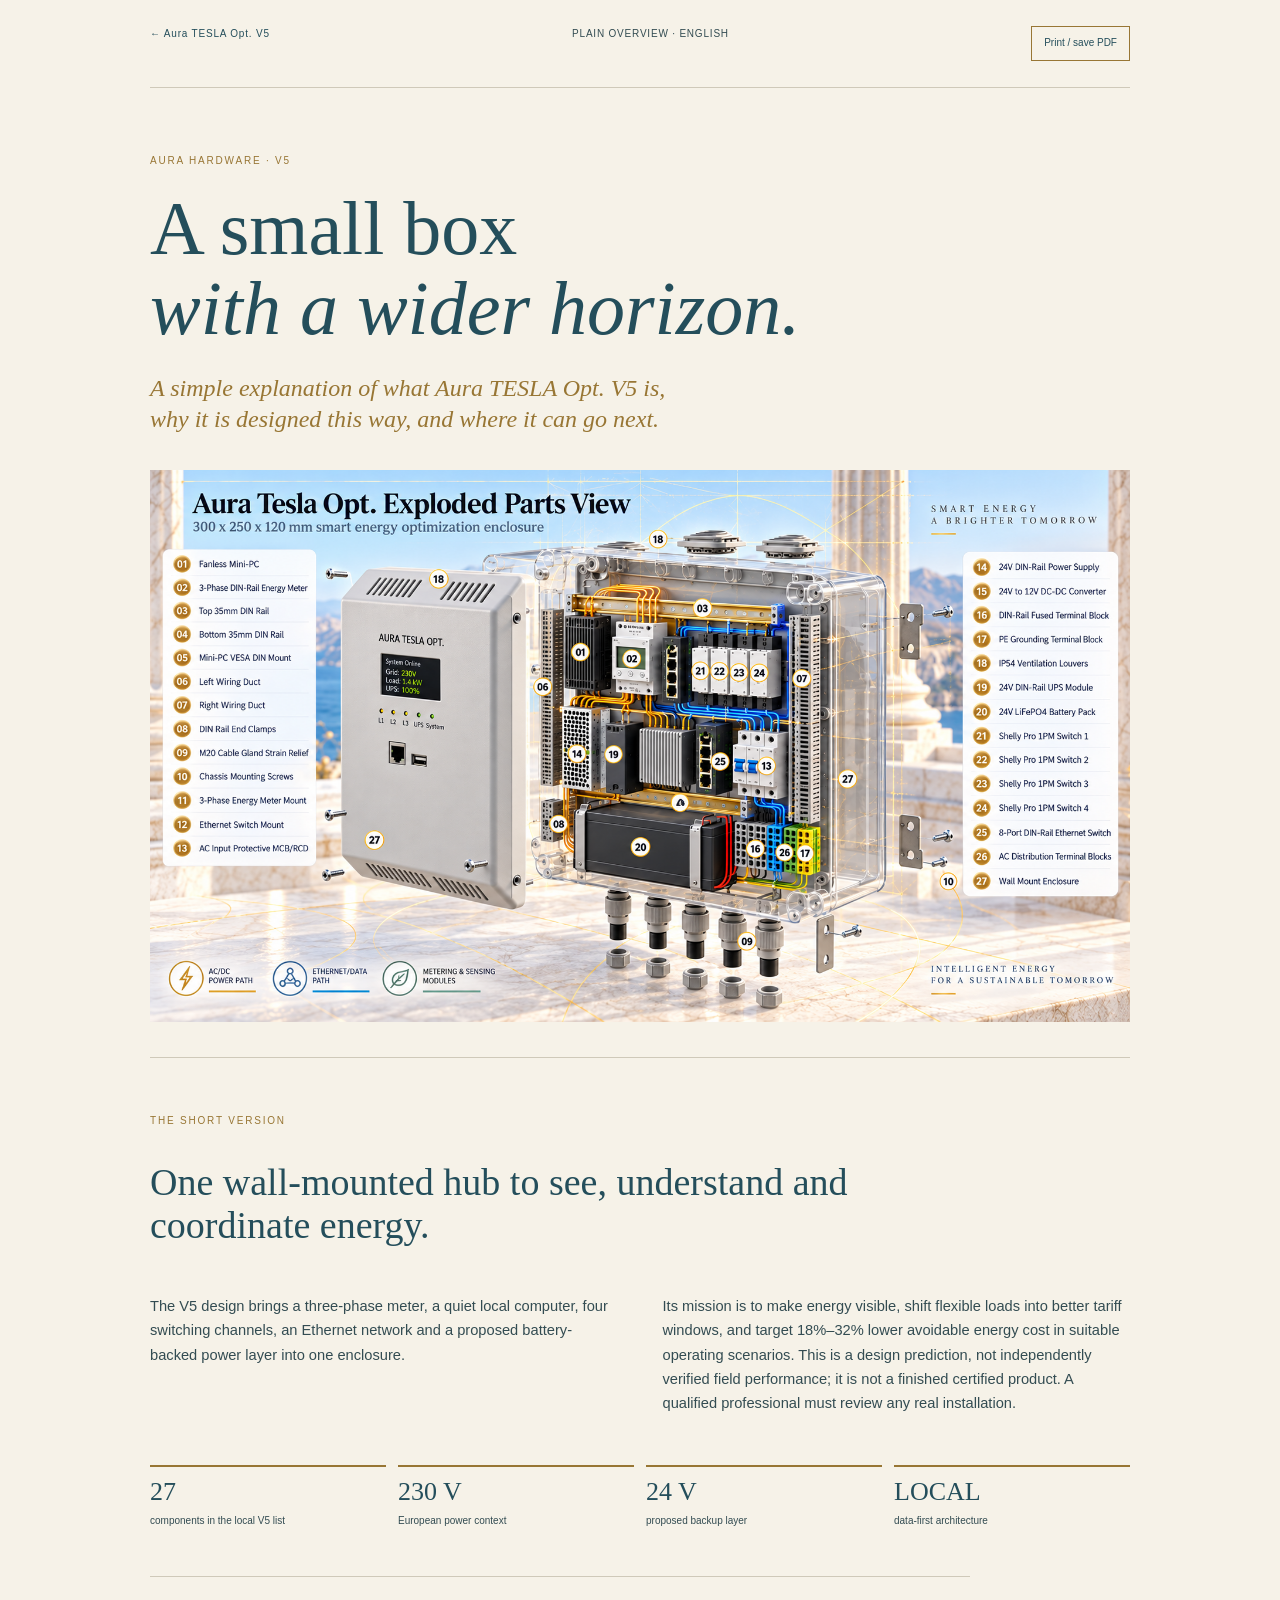
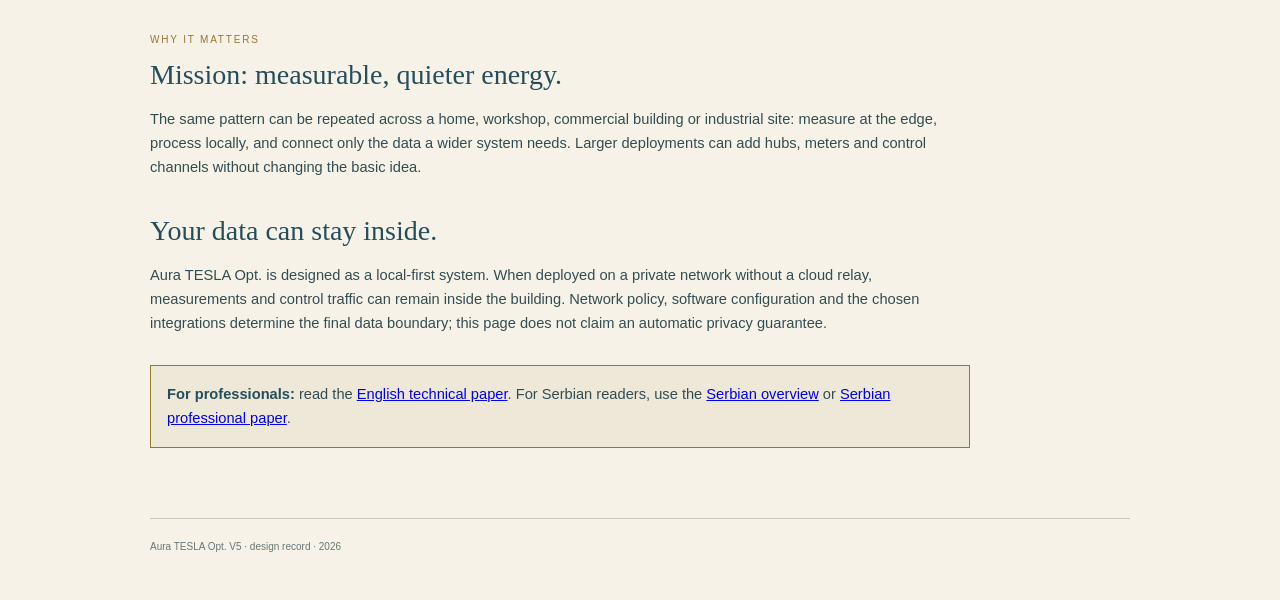
<file: WEB/overview-en.html>
<!doctype html><html lang="en"><head><meta charset="UTF-8"><link rel="icon" href="assets/favicon.svg" type="image/svg+xml"><link rel="apple-touch-icon" href="assets/favicon.svg"><meta name="viewport" content="width=device-width,initial-scale=1"><title>Aura TESLA Opt. V5 — Plain-language overview</title><link rel="stylesheet" href="paper.css"></head><body><header><a href="index.html">← Aura TESLA Opt. V5</a><span>PLAIN OVERVIEW · ENGLISH</span><button onclick="print()">Print / save PDF</button></header><main><section class="cover"><p class="kicker">AURA HARDWARE · V5</p><h1>A small box<br><em>with a wider horizon.</em></h1><p class="deck">A simple explanation of what Aura TESLA Opt. V5 is, why it is designed this way, and where it can go next.</p><img src="aura-tesla-exploded-parts-view.png" alt="Exploded Aura TESLA Opt V5 parts view"></section><section class="overview"><p class="kicker">THE SHORT VERSION</p><h2>One wall-mounted hub to see, understand and coordinate energy.</h2><div class="overview-grid"><p>The V5 design brings a three-phase meter, a quiet local computer, four switching channels, an Ethernet network and a proposed battery-backed power layer into one enclosure.</p><p>Its mission is to make energy visible, shift flexible loads into better tariff windows, and target 18%–32% lower avoidable energy cost in suitable operating scenarios. This is a design prediction, not independently verified field performance; it is not a finished certified product. A qualified professional must review any real installation.</p></div><div class="facts"><div><strong>27</strong><span>components in the local V5 list</span></div><div><strong>230 V</strong><span>European power context</span></div><div><strong>24 V</strong><span>proposed backup layer</span></div><div><strong>LOCAL</strong><span>data-first architecture</span></div></div></section><section class="detail"><p class="kicker">WHY IT MATTERS</p><h2>Mission: measurable, quieter energy.</h2><p>The same pattern can be repeated across a home, workshop, commercial building or industrial site: measure at the edge, process locally, and connect only the data a wider system needs. Larger deployments can add hubs, meters and control channels without changing the basic idea.</p><h2>Your data can stay inside.</h2><p>Aura TESLA Opt. is designed as a local-first system. When deployed on a private network without a cloud relay, measurements and control traffic can remain inside the building. Network policy, software configuration and the chosen integrations determine the final data boundary; this page does not claim an automatic privacy guarantee.</p><div class="note"><strong>For professionals:</strong> read the <a href="paper-en.html">English technical paper</a>. For Serbian readers, use the <a href="overview-sr.html">Serbian overview</a> or <a href="paper.html">Serbian professional paper</a>.</div></section></main><footer>Aura TESLA Opt. V5 · design record · 2026</footer></body></html>
</file>
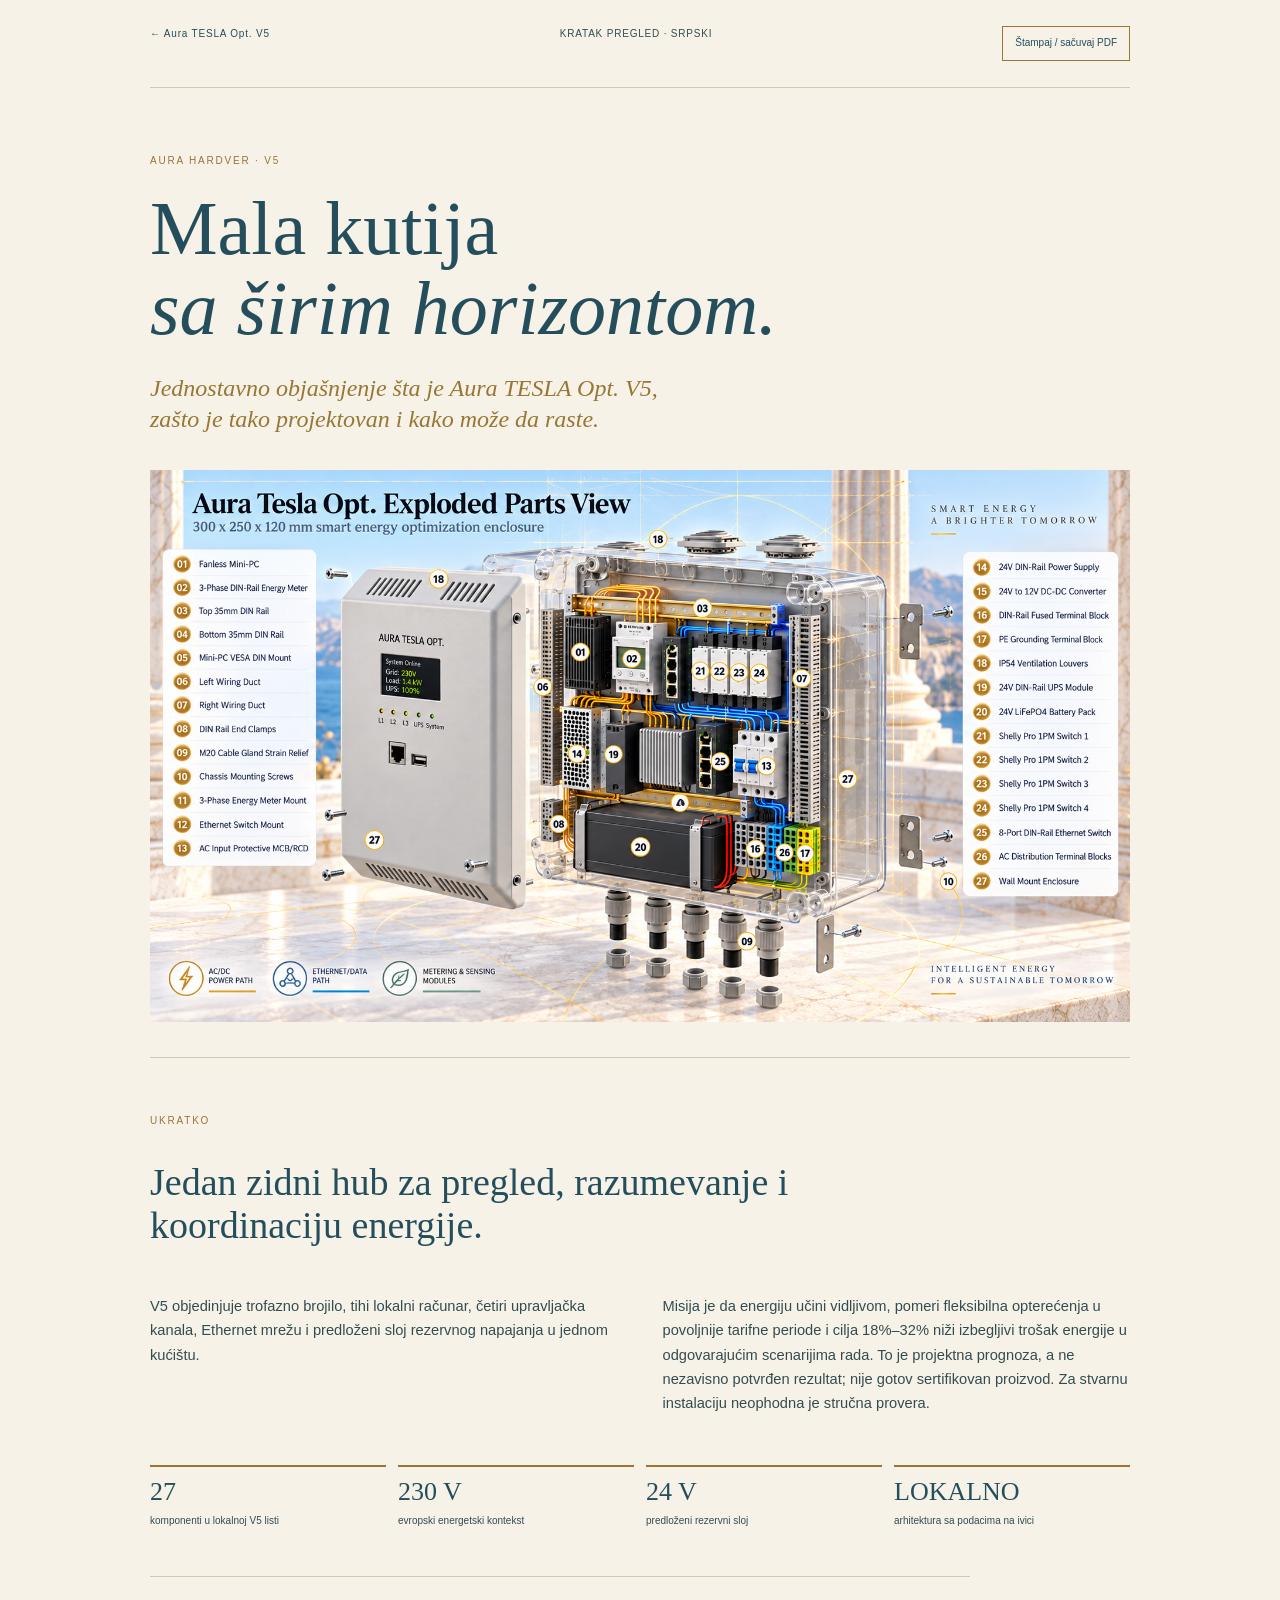
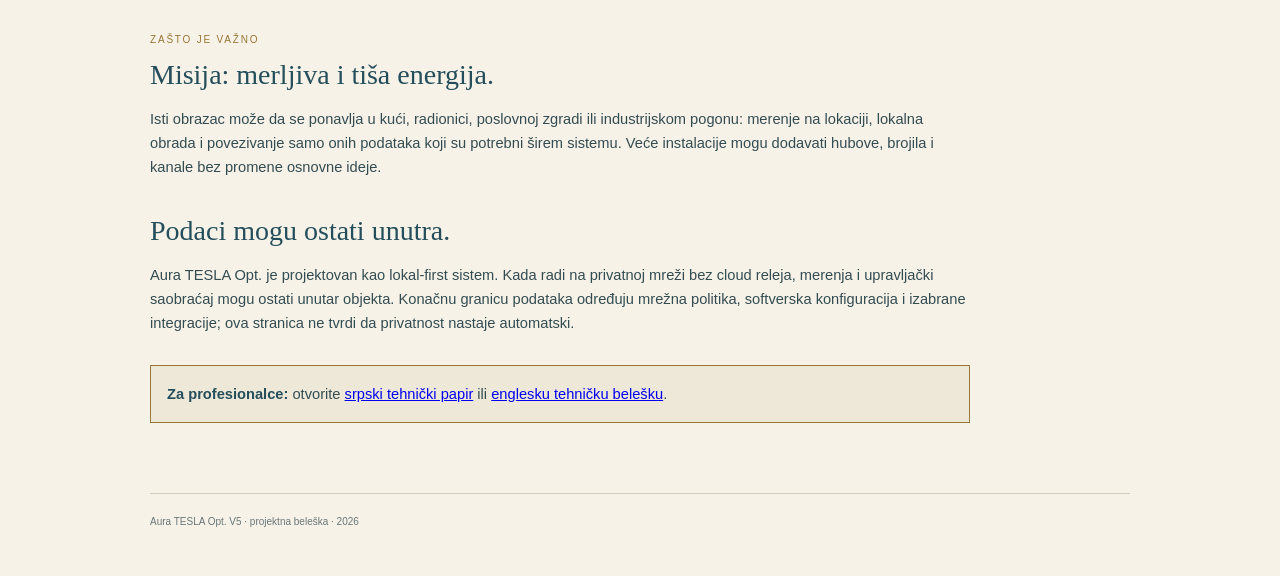
<file: WEB/overview-sr.html>
<!doctype html><html lang="sr-Latn"><head><meta charset="UTF-8"><link rel="icon" href="assets/favicon.svg" type="image/svg+xml"><link rel="apple-touch-icon" href="assets/favicon.svg"><meta name="viewport" content="width=device-width,initial-scale=1"><title>Aura TESLA Opt. V5 — kratak pregled</title><link rel="stylesheet" href="paper.css"></head><body><header><a href="sr.html">← Aura TESLA Opt. V5</a><span>KRATAK PREGLED · SRPSKI</span><button onclick="print()">Štampaj / sačuvaj PDF</button></header><main><section class="cover"><p class="kicker">AURA HARDVER · V5</p><h1>Mala kutija<br><em>sa širim horizontom.</em></h1><p class="deck">Jednostavno objašnjenje šta je Aura TESLA Opt. V5, zašto je tako projektovan i kako može da raste.</p><img src="aura-tesla-exploded-parts-view.png" alt="Eksplodirani prikaz Aura TESLA Opt V5 delova"></section><section class="overview"><p class="kicker">UKRATKO</p><h2>Jedan zidni hub za pregled, razumevanje i koordinaciju energije.</h2><div class="overview-grid"><p>V5 objedinjuje trofazno brojilo, tihi lokalni računar, četiri upravljačka kanala, Ethernet mrežu i predloženi sloj rezervnog napajanja u jednom kućištu.</p><p>Misija je da energiju učini vidljivom, pomeri fleksibilna opterećenja u povoljnije tarifne periode i cilja 18%–32% niži izbegljivi trošak energije u odgovarajućim scenarijima rada. To je projektna prognoza, a ne nezavisno potvrđen rezultat; nije gotov sertifikovan proizvod. Za stvarnu instalaciju neophodna je stručna provera.</p></div><div class="facts"><div><strong>27</strong><span>komponenti u lokalnoj V5 listi</span></div><div><strong>230 V</strong><span>evropski energetski kontekst</span></div><div><strong>24 V</strong><span>predloženi rezervni sloj</span></div><div><strong>LOKALNO</strong><span>arhitektura sa podacima na ivici</span></div></div></section><section class="detail"><p class="kicker">ZAŠTO JE VAŽNO</p><h2>Misija: merljiva i tiša energija.</h2><p>Isti obrazac može da se ponavlja u kući, radionici, poslovnoj zgradi ili industrijskom pogonu: merenje na lokaciji, lokalna obrada i povezivanje samo onih podataka koji su potrebni širem sistemu. Veće instalacije mogu dodavati hubove, brojila i kanale bez promene osnovne ideje.</p><h2>Podaci mogu ostati unutra.</h2><p>Aura TESLA Opt. je projektovan kao lokal-first sistem. Kada radi na privatnoj mreži bez cloud releja, merenja i upravljački saobraćaj mogu ostati unutar objekta. Konačnu granicu podataka određuju mrežna politika, softverska konfiguracija i izabrane integracije; ova stranica ne tvrdi da privatnost nastaje automatski.</p><div class="note"><strong>Za profesionalce:</strong> otvorite <a href="paper.html">srpski tehnički papir</a> ili <a href="paper-en.html">englesku tehničku belešku</a>.</div></section></main><footer>Aura TESLA Opt. V5 · projektna beleška · 2026</footer></body></html>
</file>
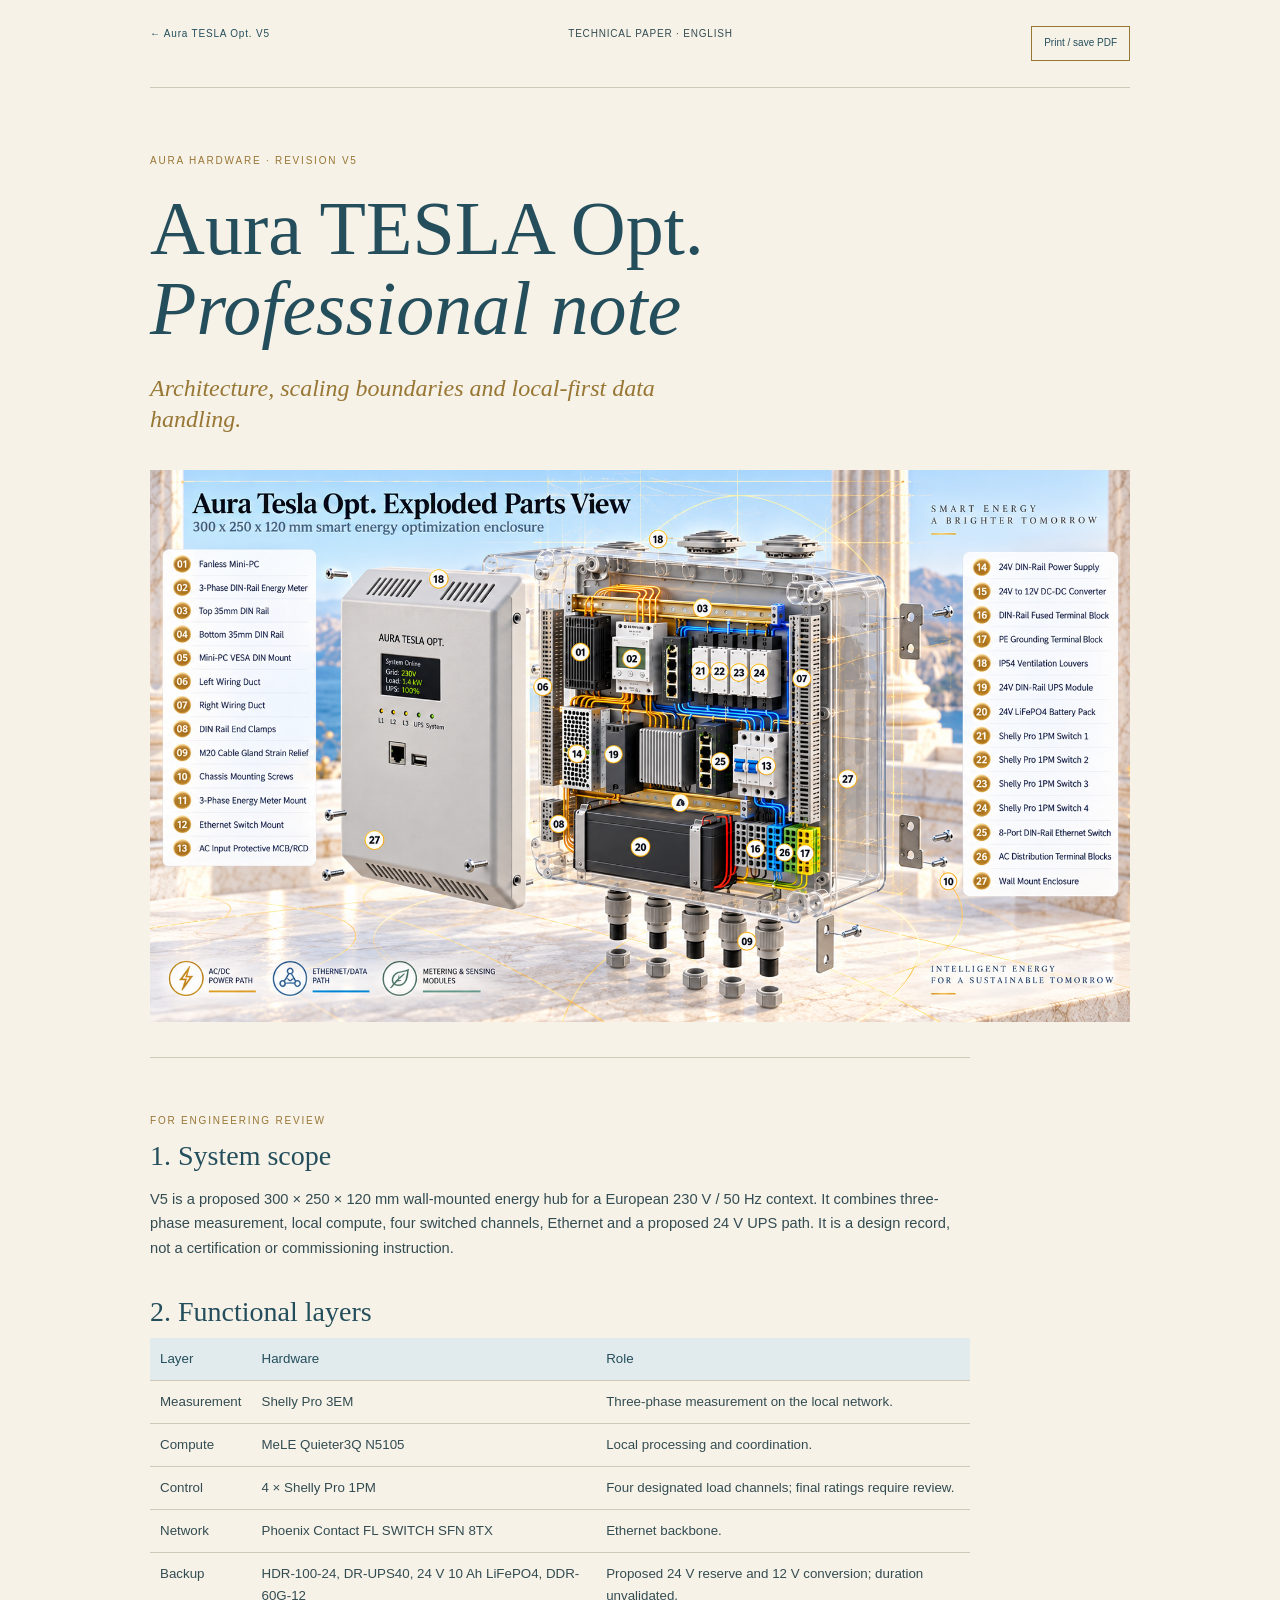
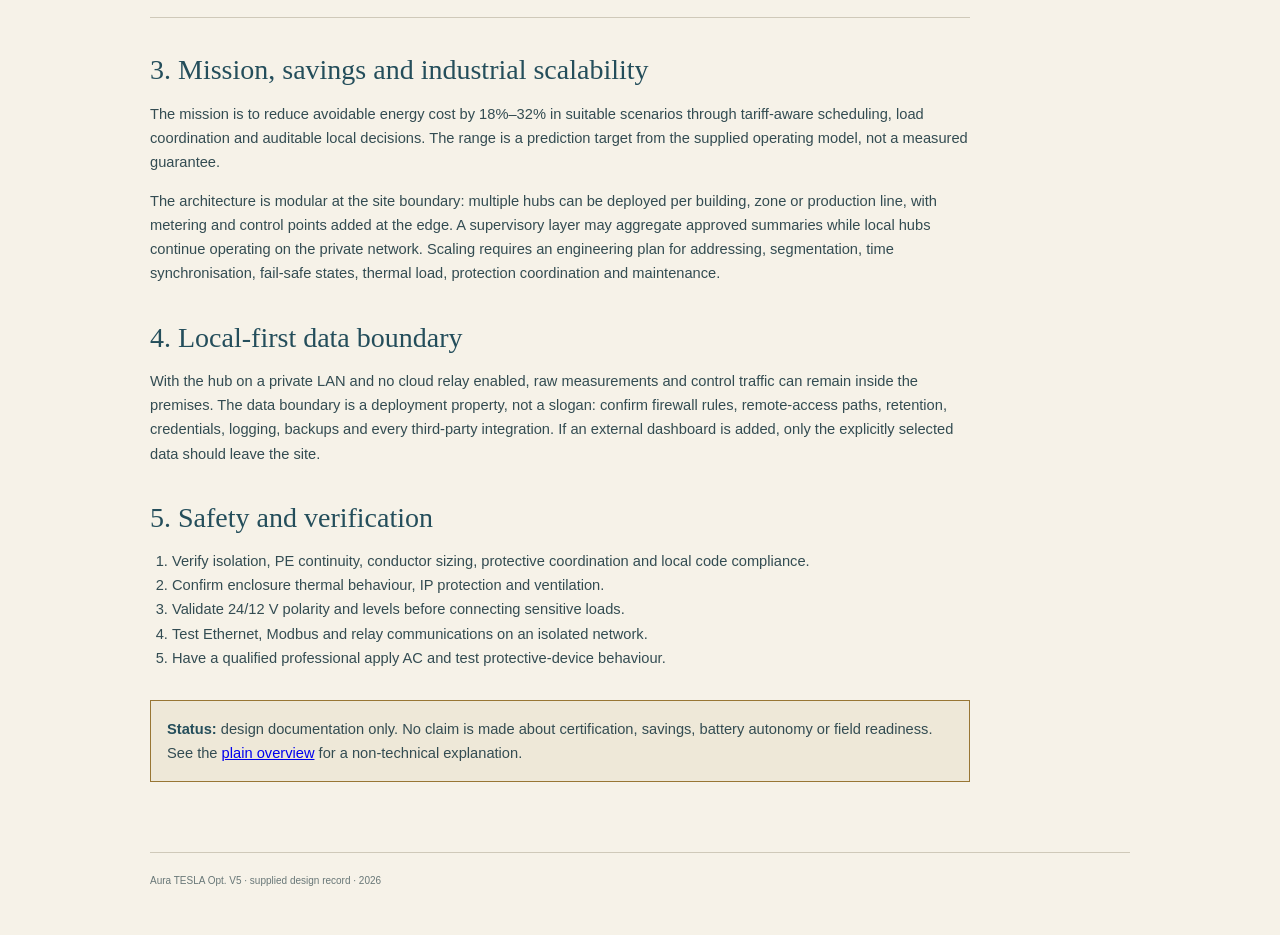
<file: WEB/paper-en.html>
<!doctype html><html lang="en"><head><meta charset="UTF-8"><link rel="icon" href="assets/favicon.svg" type="image/svg+xml"><link rel="apple-touch-icon" href="assets/favicon.svg"><meta name="viewport" content="width=device-width,initial-scale=1"><title>Aura TESLA Opt. V5 — Professional technical paper</title><link rel="stylesheet" href="paper.css"></head><body><header><a href="index.html">← Aura TESLA Opt. V5</a><span>TECHNICAL PAPER · ENGLISH</span><button onclick="print()">Print / save PDF</button></header><main><section class="cover"><p class="kicker">AURA HARDWARE · REVISION V5</p><h1>Aura TESLA Opt.<br><em>Professional note</em></h1><p class="deck">Architecture, scaling boundaries and local-first data handling.</p><img src="aura-tesla-exploded-parts-view.png" alt="Exploded Aura TESLA Opt V5 parts view"></section><section class="detail"><p class="kicker">FOR ENGINEERING REVIEW</p><h2>1. System scope</h2><p>V5 is a proposed 300 × 250 × 120 mm wall-mounted energy hub for a European 230 V / 50 Hz context. It combines three-phase measurement, local compute, four switched channels, Ethernet and a proposed 24 V UPS path. It is a design record, not a certification or commissioning instruction.</p><h2>2. Functional layers</h2><table><thead><tr><th>Layer</th><th>Hardware</th><th>Role</th></tr></thead><tbody><tr><td>Measurement</td><td>Shelly Pro 3EM</td><td>Three-phase measurement on the local network.</td></tr><tr><td>Compute</td><td>MeLE Quieter3Q N5105</td><td>Local processing and coordination.</td></tr><tr><td>Control</td><td>4 × Shelly Pro 1PM</td><td>Four designated load channels; final ratings require review.</td></tr><tr><td>Network</td><td>Phoenix Contact FL SWITCH SFN 8TX</td><td>Ethernet backbone.</td></tr><tr><td>Backup</td><td>HDR-100-24, DR-UPS40, 24 V 10 Ah LiFePO4, DDR-60G-12</td><td>Proposed 24 V reserve and 12 V conversion; duration unvalidated.</td></tr></tbody></table><h2>3. Mission, savings and industrial scalability</h2><p>The mission is to reduce avoidable energy cost by 18%–32% in suitable scenarios through tariff-aware scheduling, load coordination and auditable local decisions. The range is a prediction target from the supplied operating model, not a measured guarantee.</p><p>The architecture is modular at the site boundary: multiple hubs can be deployed per building, zone or production line, with metering and control points added at the edge. A supervisory layer may aggregate approved summaries while local hubs continue operating on the private network. Scaling requires an engineering plan for addressing, segmentation, time synchronisation, fail-safe states, thermal load, protection coordination and maintenance.</p><h2>4. Local-first data boundary</h2><p>With the hub on a private LAN and no cloud relay enabled, raw measurements and control traffic can remain inside the premises. The data boundary is a deployment property, not a slogan: confirm firewall rules, remote-access paths, retention, credentials, logging, backups and every third-party integration. If an external dashboard is added, only the explicitly selected data should leave the site.</p><h2>5. Safety and verification</h2><ol><li>Verify isolation, PE continuity, conductor sizing, protective coordination and local code compliance.</li><li>Confirm enclosure thermal behaviour, IP protection and ventilation.</li><li>Validate 24/12 V polarity and levels before connecting sensitive loads.</li><li>Test Ethernet, Modbus and relay communications on an isolated network.</li><li>Have a qualified professional apply AC and test protective-device behaviour.</li></ol><div class="note"><strong>Status:</strong> design documentation only. No claim is made about certification, savings, battery autonomy or field readiness. See the <a href="overview-en.html">plain overview</a> for a non-technical explanation.</div></section></main><footer>Aura TESLA Opt. V5 · supplied design record · 2026</footer></body></html>
</file>
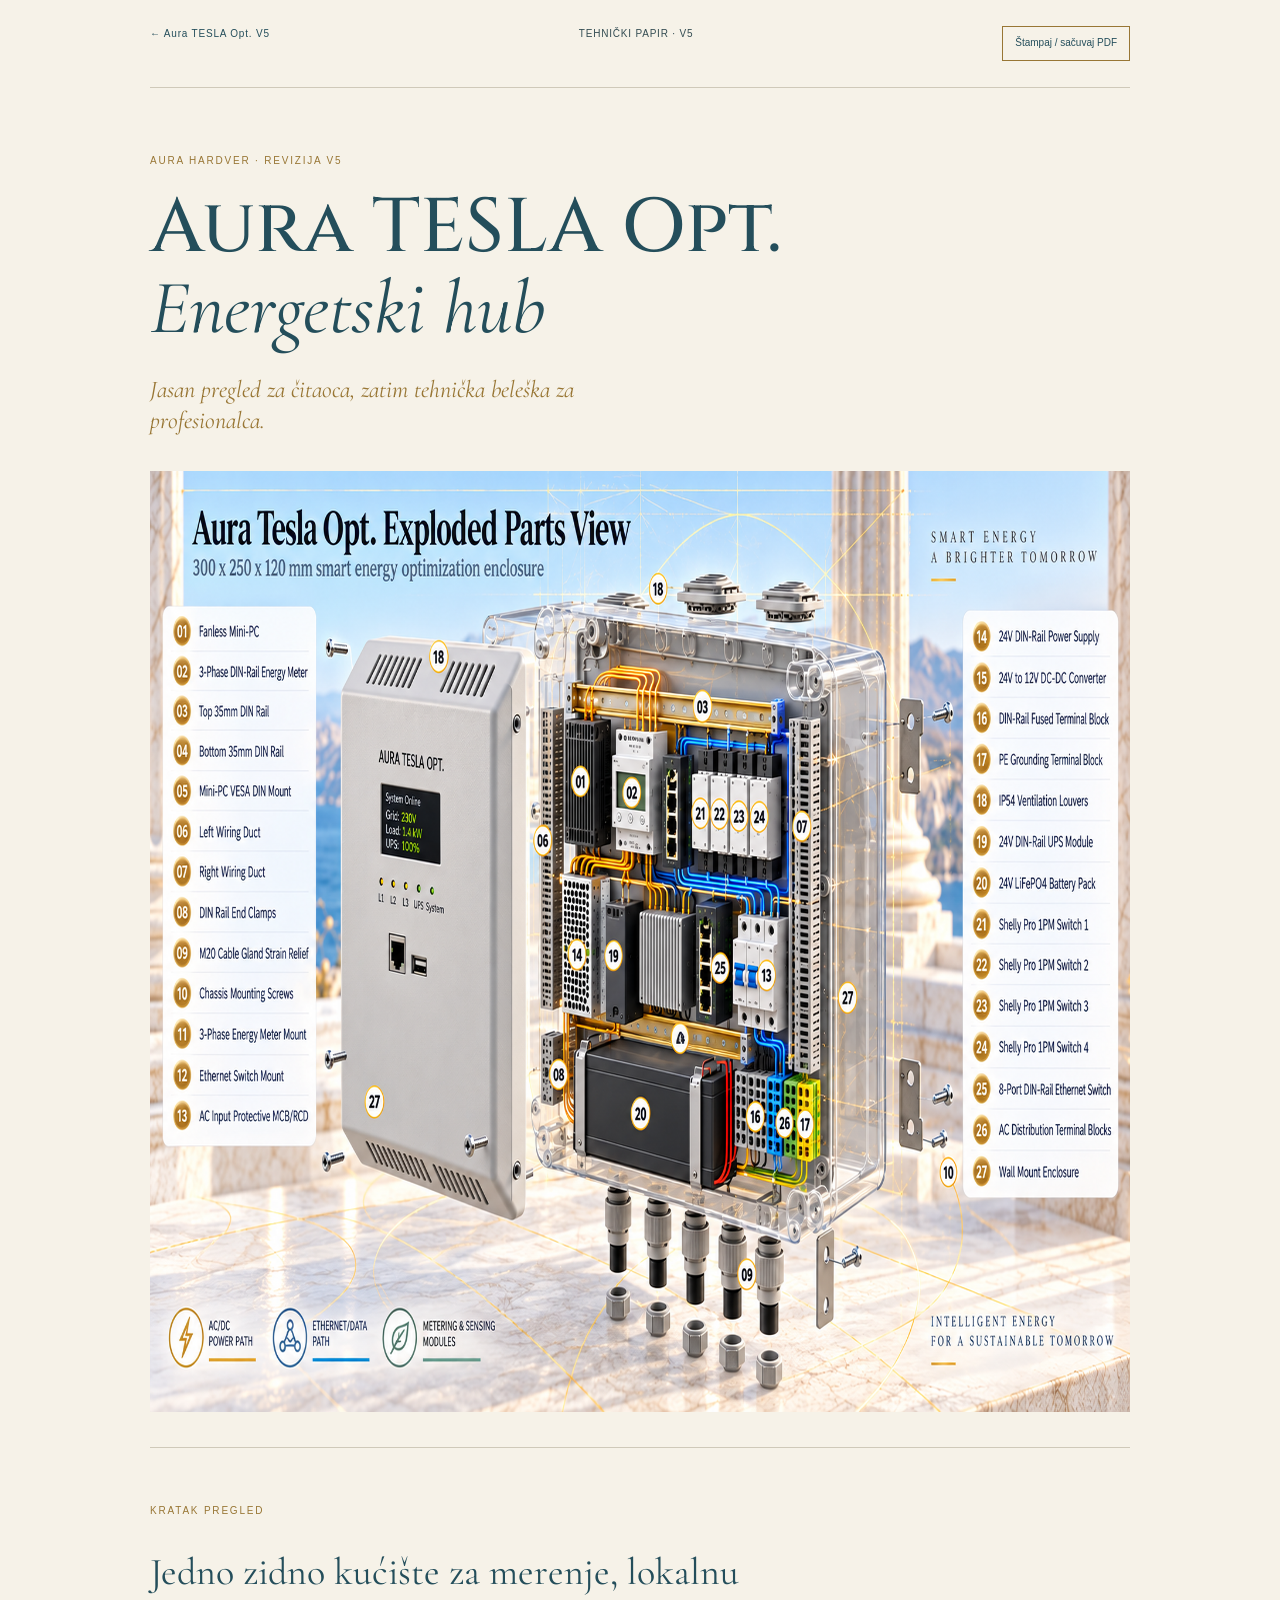
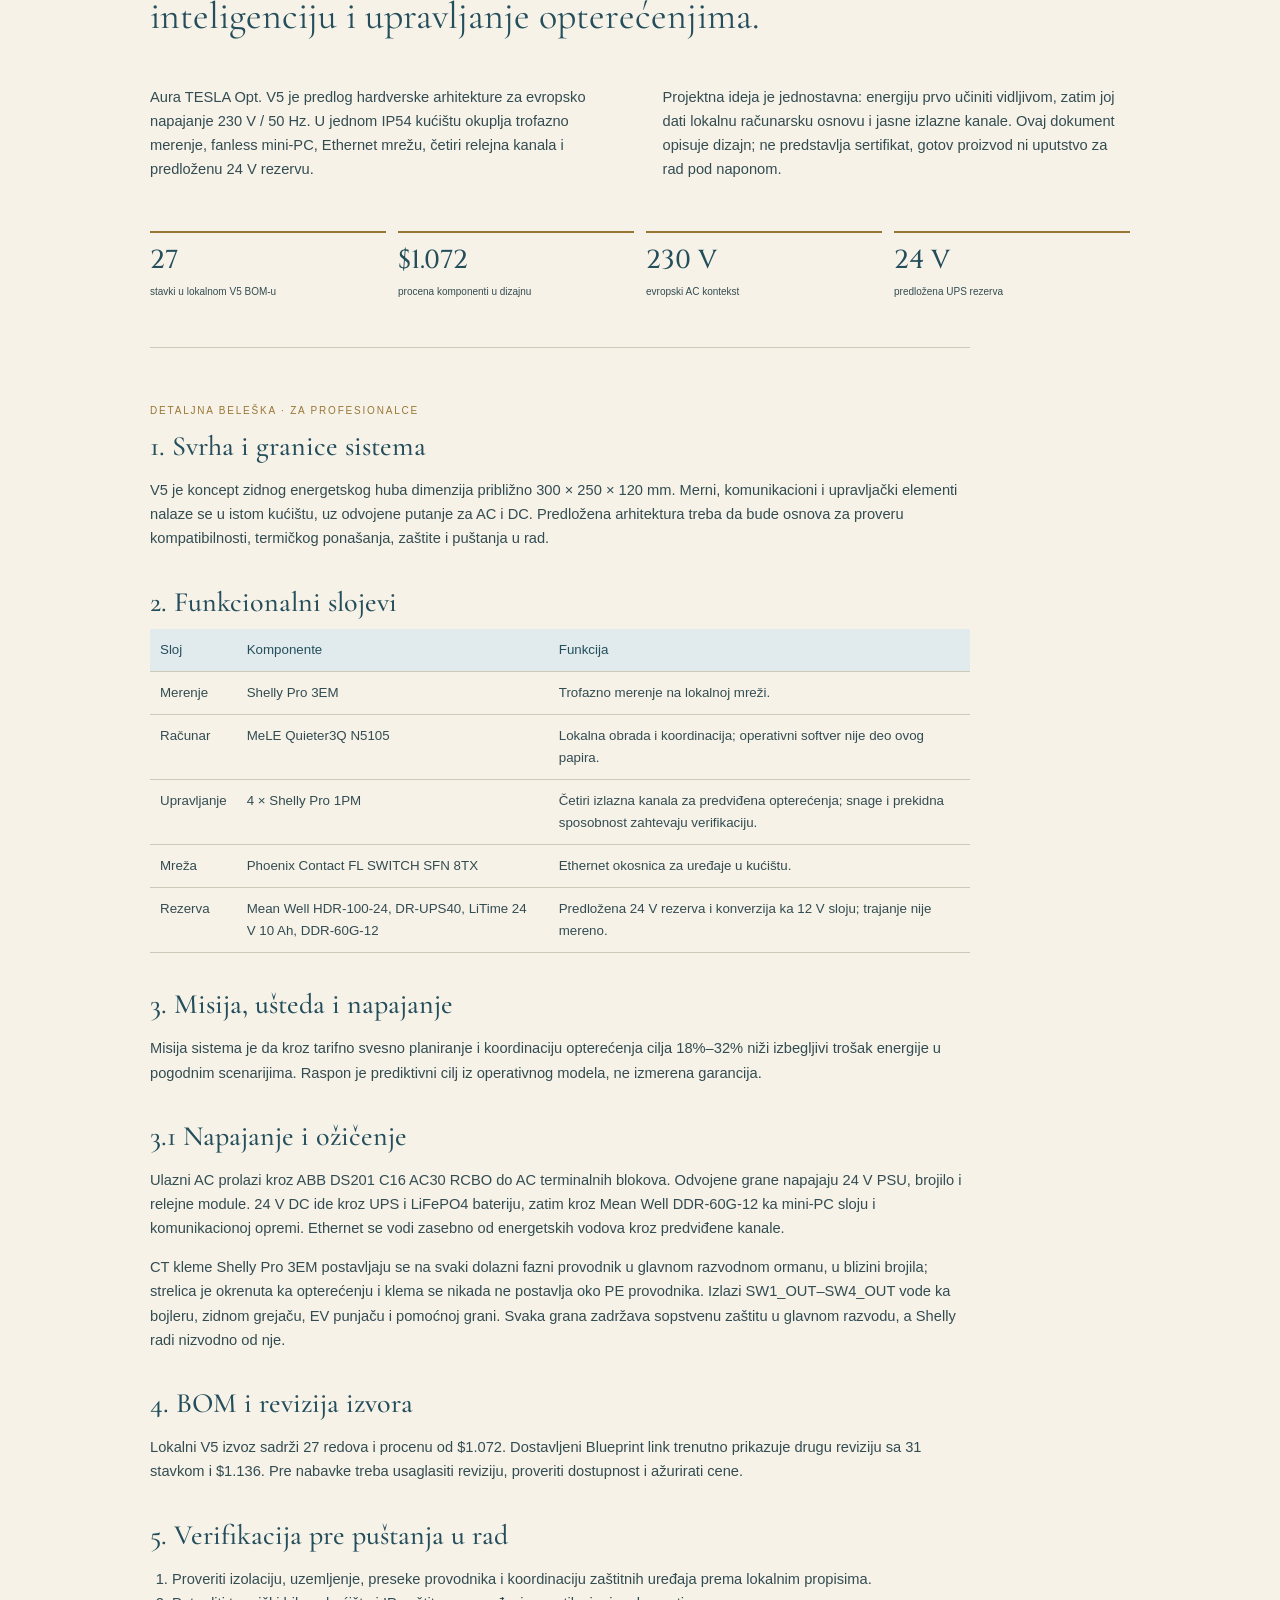
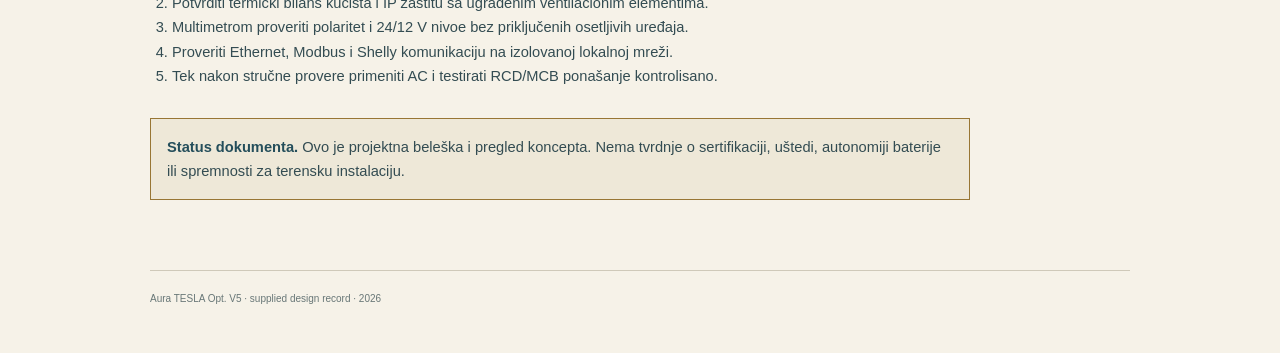
<file: WEB/paper.html>
<!doctype html><html lang="sr-Latn"><head><meta charset="UTF-8"><link rel="icon" href="assets/favicon.svg" type="image/svg+xml"><link rel="apple-touch-icon" href="assets/favicon.svg"><meta name="viewport" content="width=device-width, initial-scale=1"><title>Aura TESLA Opt. V5 — tehnički papir</title><link rel="stylesheet" href="assets/fonts.css"><link rel="stylesheet" href="paper.css"></head><body><header><a href="sr.html">← Aura TESLA Opt. V5</a><span>TEHNIČKI PAPIR · V5</span><button onclick="window.print()">Štampaj / sačuvaj PDF</button></header><main><section class="cover"><p class="kicker">AURA HARDVER · REVIZIJA V5</p><h1>Aura TESLA Opt.<br><em>Energetski hub</em></h1><p class="deck">Jasan pregled za čitaoca, zatim tehnička beleška za profesionalca.</p><img src="aura-tesla-exploded-parts-view.png" alt="Eksplodirani prikaz Aura Tesla Opt V5" width="1672" height="941"></section><section class="overview"><p class="kicker">KRATAK PREGLED</p><h2>Jedno zidno kućište za merenje, lokalnu inteligenciju i upravljanje opterećenjima.</h2><div class="overview-grid"><p>Aura TESLA Opt. V5 je predlog hardverske arhitekture za evropsko napajanje 230 V / 50 Hz. U jednom IP54 kućištu okuplja trofazno merenje, fanless mini-PC, Ethernet mrežu, četiri relejna kanala i predloženu 24 V rezervu.</p><p>Projektna ideja je jednostavna: energiju prvo učiniti vidljivom, zatim joj dati lokalnu računarsku osnovu i jasne izlazne kanale. Ovaj dokument opisuje dizajn; ne predstavlja sertifikat, gotov proizvod ni uputstvo za rad pod naponom.</p></div><div class="facts"><div><strong>27</strong><span>stavki u lokalnom V5 BOM-u</span></div><div><strong>$1.072</strong><span>procena komponenti u dizajnu</span></div><div><strong>230 V</strong><span>evropski AC kontekst</span></div><div><strong>24 V</strong><span>predložena UPS rezerva</span></div></div></section><section class="detail"><p class="kicker">DETALJNA BELEŠKA · ZA PROFESIONALCE</p><h2>1. Svrha i granice sistema</h2><p>V5 je koncept zidnog energetskog huba dimenzija približno 300 × 250 × 120 mm. Merni, komunikacioni i upravljački elementi nalaze se u istom kućištu, uz odvojene putanje za AC i DC. Predložena arhitektura treba da bude osnova za proveru kompatibilnosti, termičkog ponašanja, zaštite i puštanja u rad.</p><h2>2. Funkcionalni slojevi</h2><table><thead><tr><th>Sloj</th><th>Komponente</th><th>Funkcija</th></tr></thead><tbody><tr><td>Merenje</td><td>Shelly Pro 3EM</td><td>Trofazno merenje na lokalnoj mreži.</td></tr><tr><td>Računar</td><td>MeLE Quieter3Q N5105</td><td>Lokalna obrada i koordinacija; operativni softver nije deo ovog papira.</td></tr><tr><td>Upravljanje</td><td>4 × Shelly Pro 1PM</td><td>Četiri izlazna kanala za predviđena opterećenja; snage i prekidna sposobnost zahtevaju verifikaciju.</td></tr><tr><td>Mreža</td><td>Phoenix Contact FL SWITCH SFN 8TX</td><td>Ethernet okosnica za uređaje u kućištu.</td></tr><tr><td>Rezerva</td><td>Mean Well HDR-100-24, DR-UPS40, LiTime 24 V 10 Ah, DDR-60G-12</td><td>Predložena 24 V rezerva i konverzija ka 12 V sloju; trajanje nije mereno.</td></tr></tbody></table><h2>3. Misija, ušteda i napajanje</h2><p>Misija sistema je da kroz tarifno svesno planiranje i koordinaciju opterećenja cilja 18%–32% niži izbegljivi trošak energije u pogodnim scenarijima. Raspon je prediktivni cilj iz operativnog modela, ne izmerena garancija.</p><h2>3.1 Napajanje i ožičenje</h2><p>Ulazni AC prolazi kroz ABB DS201 C16 AC30 RCBO do AC terminalnih blokova. Odvojene grane napajaju 24 V PSU, brojilo i relejne module. 24 V DC ide kroz UPS i LiFePO4 bateriju, zatim kroz Mean Well DDR-60G-12 ka mini-PC sloju i komunikacionoj opremi. Ethernet se vodi zasebno od energetskih vodova kroz predviđene kanale.</p><p>CT kleme Shelly Pro 3EM postavljaju se na svaki dolazni fazni provodnik u glavnom razvodnom ormanu, u blizini brojila; strelica je okrenuta ka opterećenju i klema se nikada ne postavlja oko PE provodnika. Izlazi SW1_OUT–SW4_OUT vode ka bojleru, zidnom grejaču, EV punjaču i pomoćnoj grani. Svaka grana zadržava sopstvenu zaštitu u glavnom razvodu, a Shelly radi nizvodno od nje.</p><h2>4. BOM i revizija izvora</h2><p>Lokalni V5 izvoz sadrži 27 redova i procenu od $1.072. Dostavljeni Blueprint link trenutno prikazuje drugu reviziju sa 31 stavkom i $1.136. Pre nabavke treba usaglasiti reviziju, proveriti dostupnost i ažurirati cene.</p><h2>5. Verifikacija pre puštanja u rad</h2><ol><li>Proveriti izolaciju, uzemljenje, preseke provodnika i koordinaciju zaštitnih uređaja prema lokalnim propisima.</li><li>Potvrditi termički bilans kućišta i IP zaštitu sa ugrađenim ventilacionim elementima.</li><li>Multimetrom proveriti polaritet i 24/12 V nivoe bez priključenih osetljivih uređaja.</li><li>Proveriti Ethernet, Modbus i Shelly komunikaciju na izolovanoj lokalnoj mreži.</li><li>Tek nakon stručne provere primeniti AC i testirati RCD/MCB ponašanje kontrolisano.</li></ol><div class="note"><strong>Status dokumenta.</strong> Ovo je projektna beleška i pregled koncepta. Nema tvrdnje o sertifikaciji, uštedi, autonomiji baterije ili spremnosti za terensku instalaciju.</div></section></main><footer>Aura TESLA Opt. V5 · supplied design record · 2026</footer></body></html>
</file>
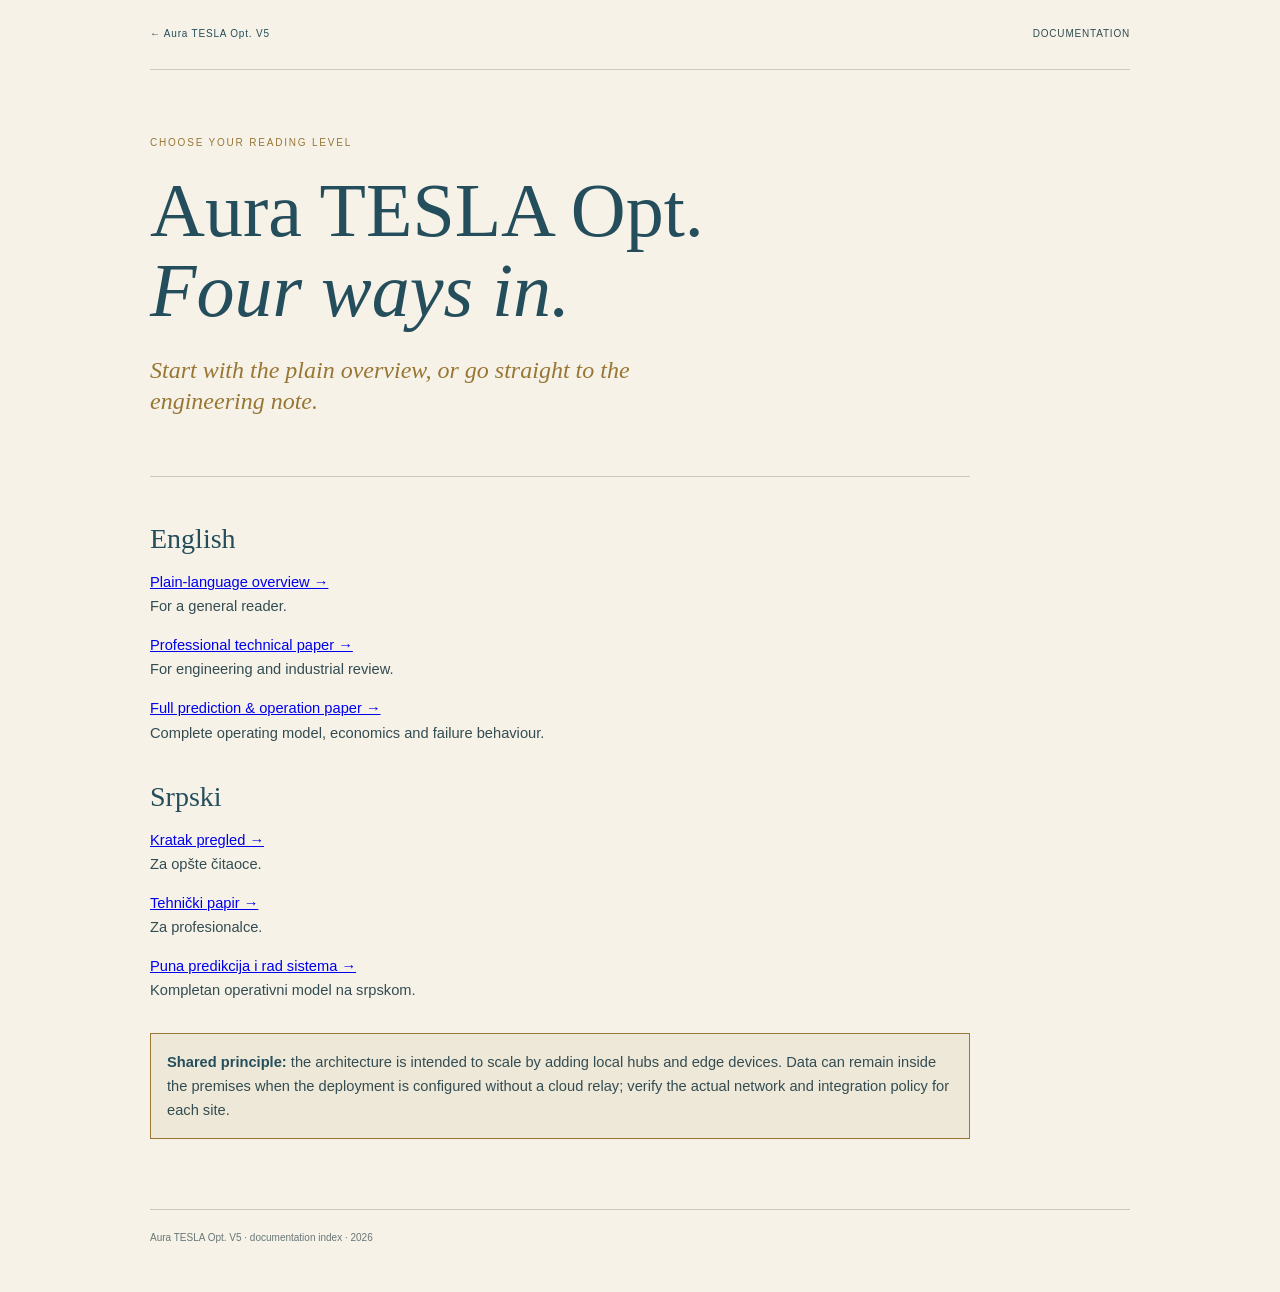
<file: WEB/papers.html>
<!doctype html><html lang="en"><head><meta charset="UTF-8"><link rel="icon" href="assets/favicon.svg" type="image/svg+xml"><link rel="apple-touch-icon" href="assets/favicon.svg"><meta name="viewport" content="width=device-width,initial-scale=1"><title>Aura TESLA Opt. V5 — papers</title><link rel="stylesheet" href="paper.css"></head><body><header><a href="index.html">← Aura TESLA Opt. V5</a><span>DOCUMENTATION</span></header><main><section class="cover"><p class="kicker">CHOOSE YOUR READING LEVEL</p><h1>Aura TESLA Opt.<br><em>Four ways in.</em></h1><p class="deck">Start with the plain overview, or go straight to the engineering note.</p></section><section class="detail"><h2>English</h2><p><a href="overview-en.html">Plain-language overview →</a><br>For a general reader.</p><p><a href="paper-en.html">Professional technical paper →</a><br>For engineering and industrial review.</p><p><a href="prediction-and-operation.md">Full prediction & operation paper →</a><br>Complete operating model, economics and failure behaviour.</p><h2>Srpski</h2><p><a href="overview-sr.html">Kratak pregled →</a><br>Za opšte čitaoce.</p><p><a href="paper.html">Tehnički papir →</a><br>Za profesionalce.</p><p><a href="prediction-and-operation-sr.md">Puna predikcija i rad sistema →</a><br>Kompletan operativni model na srpskom.</p><div class="note"><strong>Shared principle:</strong> the architecture is intended to scale by adding local hubs and edge devices. Data can remain inside the premises when the deployment is configured without a cloud relay; verify the actual network and integration policy for each site.</div></section></main><footer>Aura TESLA Opt. V5 · documentation index · 2026</footer></body></html>
</file>
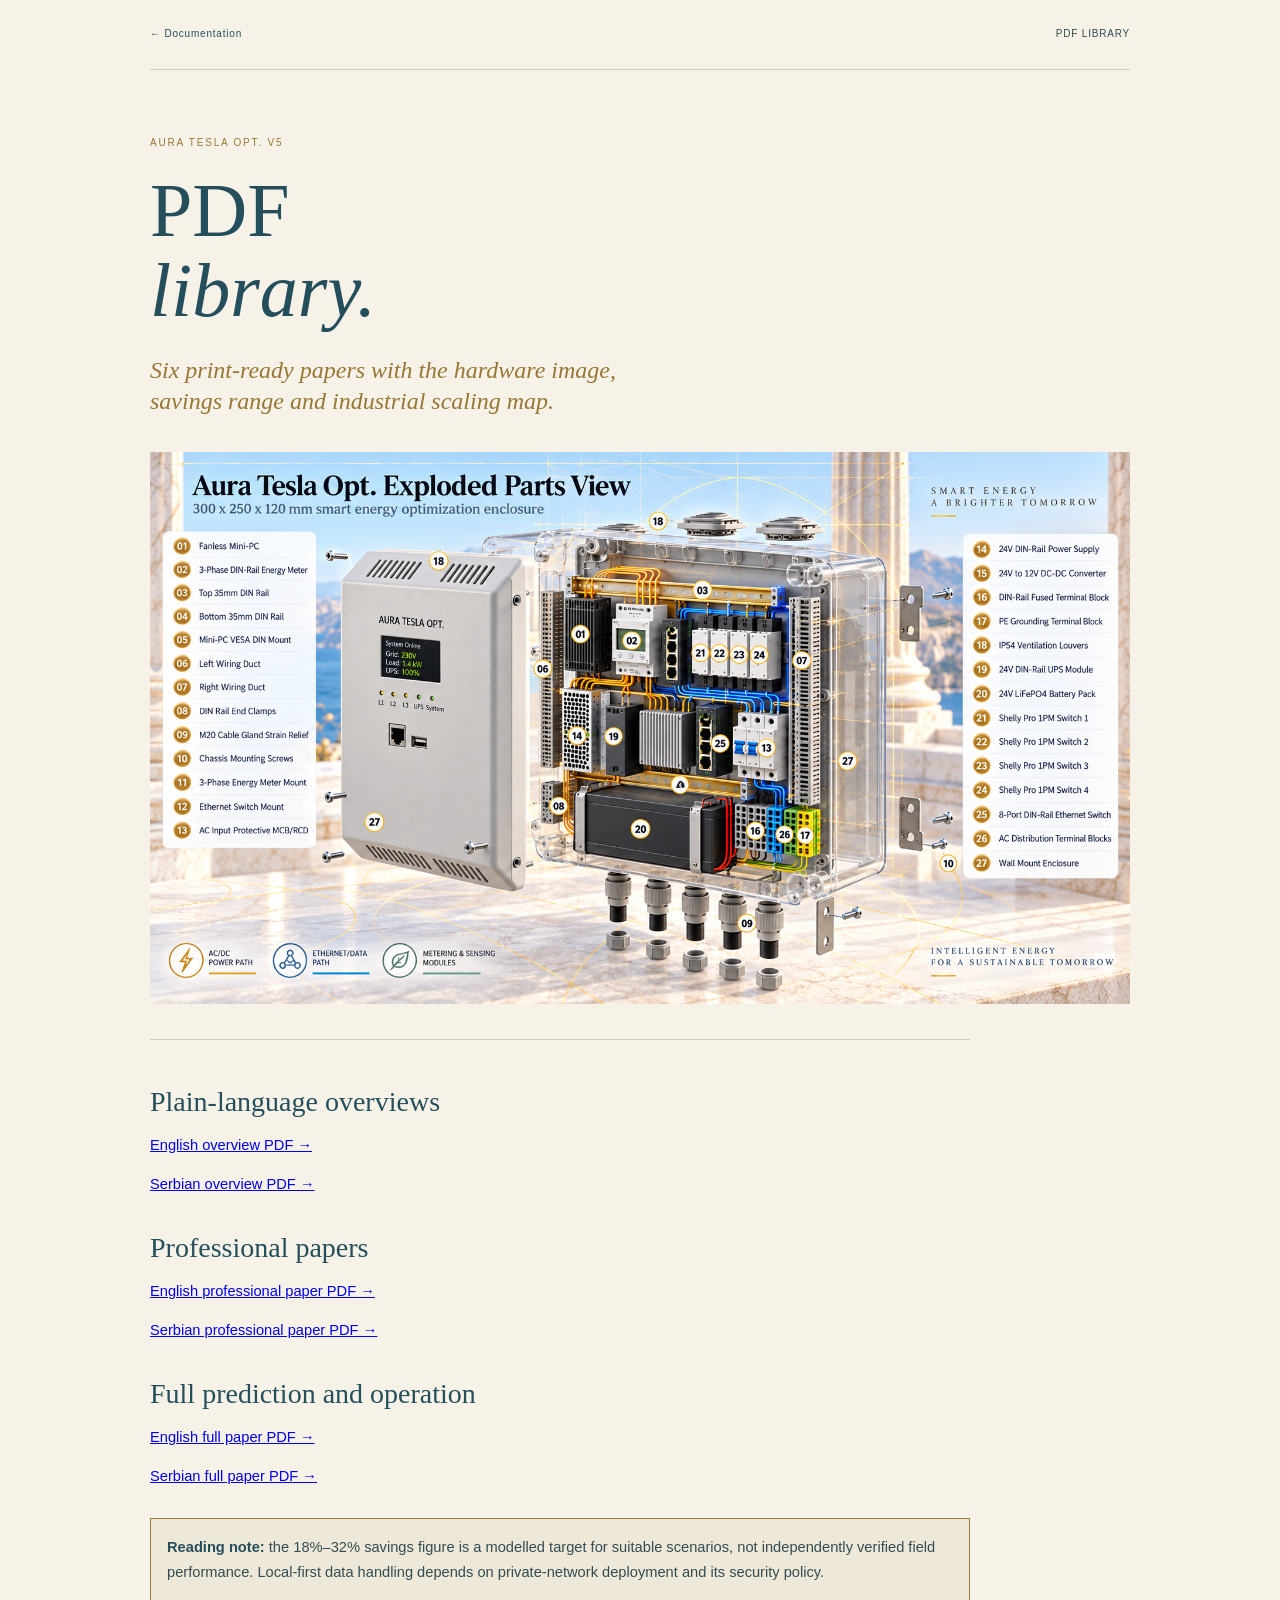
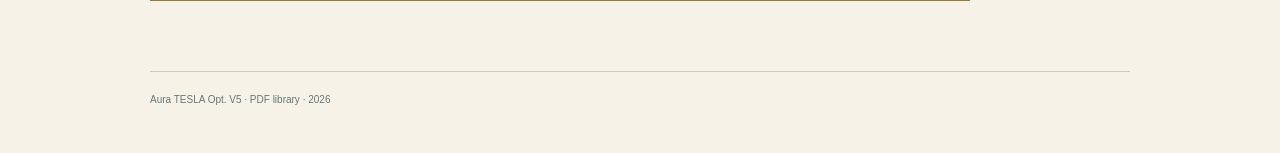
<file: WEB/pdf-index.html>
<!doctype html><html lang="en"><head><meta charset="UTF-8"><link rel="icon" href="assets/favicon.svg" type="image/svg+xml"><link rel="apple-touch-icon" href="assets/favicon.svg"><meta name="viewport" content="width=device-width,initial-scale=1"><title>Aura TESLA Opt. V5 — PDF library</title><link rel="stylesheet" href="paper.css"></head><body><header><a href="papers.html">← Documentation</a><span>PDF LIBRARY</span></header><main><section class="cover"><p class="kicker">AURA TESLA OPT. V5</p><h1>PDF<br><em>library.</em></h1><p class="deck">Six print-ready papers with the hardware image, savings range and industrial scaling map.</p><img src="aura-tesla-exploded-parts-view.png" alt="Exploded Aura TESLA Opt V5 parts view"></section><section class="detail"><h2>Plain-language overviews</h2><p><a href="downloads/papers/overview-en.pdf">English overview PDF →</a></p><p><a href="downloads/papers/overview-sr.pdf">Serbian overview PDF →</a></p><h2>Professional papers</h2><p><a href="downloads/papers/professional-en.pdf">English professional paper PDF →</a></p><p><a href="downloads/papers/professional-sr.pdf">Serbian professional paper PDF →</a></p><h2>Full prediction and operation</h2><p><a href="downloads/papers/prediction-and-operation-en.pdf">English full paper PDF →</a></p><p><a href="downloads/papers/prediction-and-operation-sr.pdf">Serbian full paper PDF →</a></p><div class="note"><strong>Reading note:</strong> the 18%–32% savings figure is a modelled target for suitable scenarios, not independently verified field performance. Local-first data handling depends on private-network deployment and its security policy.</div></section></main><footer>Aura TESLA Opt. V5 · PDF library · 2026</footer></body></html>
</file>
<file: WEB/assets/fonts.css>
@font-face {
  font-family: 'Cinzel';
  font-style: normal;
  font-weight: 400;
  font-display: swap;
  src: url(font-0.ttf) format('truetype');
}
@font-face {
  font-family: 'Cinzel';
  font-style: normal;
  font-weight: 500;
  font-display: swap;
  src: url(font-1.ttf) format('truetype');
}
@font-face {
  font-family: 'Cinzel';
  font-style: normal;
  font-weight: 600;
  font-display: swap;
  src: url(font-2.ttf) format('truetype');
}
@font-face {
  font-family: 'Cormorant Garamond';
  font-style: italic;
  font-weight: 400;
  font-display: swap;
  src: url(font-3.ttf) format('truetype');
}
@font-face {
  font-family: 'Cormorant Garamond';
  font-style: italic;
  font-weight: 500;
  font-display: swap;
  src: url(font-4.ttf) format('truetype');
}
@font-face {
  font-family: 'Cormorant Garamond';
  font-style: normal;
  font-weight: 400;
  font-display: swap;
  src: url(font-5.ttf) format('truetype');
}
@font-face {
  font-family: 'Cormorant Garamond';
  font-style: normal;
  font-weight: 500;
  font-display: swap;
  src: url(font-6.ttf) format('truetype');
}
@font-face {
  font-family: 'Cormorant Garamond';
  font-style: normal;
  font-weight: 600;
  font-display: swap;
  src: url(font-7.ttf) format('truetype');
}
@font-face {
  font-family: 'Space Grotesk';
  font-style: normal;
  font-weight: 400;
  font-display: swap;
  src: url(font-8.ttf) format('truetype');
}
@font-face {
  font-family: 'Space Grotesk';
  font-style: normal;
  font-weight: 500;
  font-display: swap;
  src: url(font-9.ttf) format('truetype');
}
@font-face {
  font-family: 'Space Grotesk';
  font-style: normal;
  font-weight: 600;
  font-display: swap;
  src: url(font-10.ttf) format('truetype');
}
</file>
<file: WEB/styles.css>
:root{--paper:#f6f2e8;--ink:#254b57;--body:#40585d;--gold:#987634;--line:#cfc9b9;--blue:#e1ebed;--red:#aa4932;--display:'Cinzel',Georgia,serif;--serif:'Cormorant Garamond',Georgia,serif;--sans:'Space Grotesk',sans-serif}*{box-sizing:border-box}html{scroll-behavior:smooth;scroll-padding-top:90px}body{margin:0;background:var(--paper);color:var(--body);font-family:var(--sans);font-size:16px;line-height:1.75}a{color:inherit;text-decoration:none}button,select{font:inherit}button,a,select{-webkit-tap-highlight-color:transparent}a:focus-visible,button:focus-visible,select:focus-visible,[tabindex]:focus-visible{outline:3px solid var(--red);outline-offset:5px}a:hover{color:var(--red)}.skip{position:fixed;left:20px;top:-90px;z-index:10;background:var(--paper);padding:12px}.skip:focus{top:12px}.header{height:86px;position:absolute;z-index:3;top:0;width:100%;display:flex;align-items:center;justify-content:space-between;padding:0 5.5%;border-bottom:1px solid #52666a22}.brand{display:flex;align-items:baseline;gap:9px;font-family:var(--display);font-weight:600;letter-spacing:.06em;color:var(--ink);font-size:21px;white-space:nowrap}.brand span{font-size:13px;letter-spacing:.1em}.brand small{font:11px var(--sans);color:var(--gold)}nav{display:flex;gap:30px;font-size:12px;letter-spacing:.03em}.menu{display:none}.hero{position:relative;min-height:780px;height:min(920px,100svh);isolation:isolate;overflow:hidden}.hero-art{position:absolute;width:100%;height:100%;object-fit:cover;object-position:58% center;z-index:-3}.hero-wash{position:absolute;inset:0;z-index:-2;background:linear-gradient(90deg,#f6f2e8 0%,#f6f2e8f5 20%,#f6f2e8d6 34%,#f6f2e828 58%,transparent 76%),linear-gradient(0deg,#f6f2e8 0%,transparent 17%)}.hero-content{padding:155px 0 110px 7%;width:52%;max-width:770px}h1,h2,h3,p{margin-top:0}h1{font-family:var(--display);font-weight:500;font-size:clamp(52px,5.25vw,84px);line-height:1.14;color:var(--ink);letter-spacing:-.025em;margin-bottom:23px}h1 sup{font:14px var(--sans);letter-spacing:.08em;vertical-align:top;display:inline-block;margin:16px 0 0 12px;color:var(--gold)}.hero-line{font-family:var(--serif);font-size:36px;line-height:1.12;color:var(--ink);margin-bottom:25px}.hero-line em{color:#846527}.hero-description{max-width:425px;font-size:15px;line-height:1.8;margin-bottom:29px}.actions{display:flex;align-items:center;gap:24px;flex-wrap:wrap}.button{display:inline-flex;align-items:center;justify-content:center;gap:24px;padding:15px 22px;font-size:12px;letter-spacing:.02em;transition:background .25s,color .25s}.primary{background:var(--red);color:#fff9ef;box-shadow:0 5px 18px #5f38241a}.primary:hover{background:#853b29;color:white}.text-link{display:inline-block;font-size:12px;border-bottom:1px solid #a48c5b;padding:6px 0;color:var(--ink)}.hero-note{font-size:10px;margin-top:26px;letter-spacing:.04em}.hero-bottom{position:absolute;bottom:26px;left:7%;right:5%;display:flex;justify-content:space-between;gap:25px;font-size:10px;letter-spacing:.035em}.hero-bottom a{color:var(--ink)}.hero-bottom span{color:#4d6065}.section{padding:104px max(7%,calc((100vw - 1280px)/2));scroll-margin-top:0}h2{font:500 clamp(36px,3.5vw,53px)/1.1 var(--serif);color:var(--ink);letter-spacing:-.02em;margin-bottom:28px}h2 em{font-weight:400}h3{font:500 30px/1.2 var(--serif);color:var(--ink);margin-bottom:13px}.vision{display:grid;grid-template-columns:1fr 1fr;gap:10%;border-bottom:1px solid var(--line)}.serif-lead{font:italic 26px/1.4 var(--serif);color:var(--gold)}.vision-copy p{font-size:15px;max-width:62ch}.quiet{font-size:12px!important;color:#596c6d}.vision-copy .text-link{margin-top:10px}.architecture{background:var(--blue)}.section-top{display:flex;justify-content:space-between;align-items:flex-end;gap:70px;margin-bottom:48px}.section-top h2{margin:0}.section-top>p,.section-top>div{max-width:400px;font-size:14px}.section-top p{margin-bottom:0}.section-top .text-link{margin-top:15px}.explorer{display:grid;grid-template-columns:1.05fr 1fr;min-height:510px}.architecture-image{position:relative;overflow:hidden}.architecture-image img{width:100%;height:100%;object-fit:cover;object-position:70% center;display:block}.image-caption{position:absolute;bottom:0;left:0;right:0;font-size:10px;padding:12px 18px;background:#f6f2e8ed;color:#43585c}.layer-panel{padding:0 0 0 48px;display:flex;flex-direction:column}.tabs{display:flex;justify-content:space-between;gap:10px;border-bottom:1px solid #a6b9bd}.tabs button{background:none;border:0;padding:15px 4px;cursor:pointer;font-size:12px;color:var(--body);border-bottom:2px solid transparent}.tabs button[aria-selected=true]{border-color:var(--gold);color:#684f1c}.tabs button:hover{color:var(--red)}#layer-content{padding-top:24px}.layer-symbol{font:40px var(--serif);color:#886a2d;display:block;margin-bottom:14px}#layer-content p{font-size:14px;min-height:94px}dl{margin:26px 0}dl div{display:flex;justify-content:space-between;gap:25px;border-top:1px solid #bacbcd;padding:10px 0;font-size:11px}dt{color:#596b6e}dd{margin:0;text-align:right;color:var(--ink)}.explorer-foot{margin-top:auto;font:italic 21px var(--serif);color:#6c643f;padding-top:20px}.principles{display:grid;grid-template-columns:1fr 1.1fr;gap:10%}.principle-list article{border-bottom:1px solid var(--line);padding:0 0 25px;margin-bottom:28px}.principle-list article:last-child{margin-bottom:0}.principle-list p{font-size:14px;margin:0;max-width:56ch}.parts{background:#eaf0ee}.bom-plate{display:block;position:relative}.bom-plate img{display:block;width:100%;height:auto}.bom-plate span{position:absolute;right:15px;bottom:15px;background:var(--paper);padding:8px 14px;font-size:11px}.parts-toolbar{display:flex;justify-content:space-between;align-items:center;gap:25px;padding:48px 0 22px}.parts-toolbar strong{font-weight:500;font-size:16px;display:block;color:var(--ink)}.parts-toolbar span{display:block;font-size:11px;margin-top:4px}.parts-toolbar label{font-size:11px;display:flex;gap:12px;align-items:center}select{border:1px solid #a7b7b5;background:#f6f8f5;padding:10px;color:var(--ink);font-size:12px;border-radius:0}.table-wrap{max-height:505px;overflow:auto;scrollbar-color:#899d9e transparent}table{width:100%;border-collapse:collapse;text-align:left;font-size:12px}thead{position:sticky;top:0;background:#dce6e3;color:var(--ink)}th{font-weight:500;font-size:11px}th,td{padding:14px 16px;border-bottom:1px solid #ccd7d3}td:first-child{color:var(--ink)}th:nth-last-child(-n+2),td:nth-last-child(-n+2){text-align:right;white-space:nowrap}#parts-status{margin:12px 0}.source-note{font-size:11px;line-height:1.8;max-width:85ch;margin:24px 0 0;color:#586b6c}.plans{display:grid;grid-template-columns:1fr 1.15fr;column-gap:8%}.plan-links>a{display:flex;justify-content:space-between;gap:25px;border-bottom:1px solid var(--line);padding:0 0 22px;margin-bottom:24px}.plan-links h3{font-size:27px;margin-bottom:6px}.plan-links p{font-size:12px;margin:0}.plan-links>a>span{font-size:24px;color:var(--gold)}.plans>.source-note{grid-column:2}.closing{padding:90px 7%;background:linear-gradient(90deg,#e5e9e5f5 10%,#e5e9e5d9 45%,#e5e9e538),url('aura-tesla-internal-intelligence-geometry.png') center 64%/cover}.closing>div{max-width:660px}.closing h2{font-size:48px}.closing p{max-width:470px;font-size:14px;margin-bottom:28px}footer{padding:32px 5.5%;display:flex;align-items:center;justify-content:space-between;gap:25px;font-size:10px}footer p{margin:0}.hero-content{animation:arrive 1.2s cubic-bezier(.16,1,.3,1)}@keyframes arrive{from{clip-path:inset(0 0 10% 0);translate:0 10px}to{clip-path:inset(0);translate:0 0}}@media(min-width:1700px){.hero-content{padding-top:190px}.hero-line{font-size:42px}.hero-description{font-size:16px}.hero{height:950px}}@media(max-width:1050px){nav{gap:18px}.header{padding:0 4%}.hero-content{padding-left:6%;width:58%}.hero-wash{background:linear-gradient(90deg,#f6f2e8 0%,#f6f2e8ec 27%,#f6f2e872 55%,transparent 80%),linear-gradient(0deg,#f6f2e8,transparent 15%)}.section{padding:80px 6%}.layer-panel{padding-left:28px}.explorer{grid-template-columns:1fr 1fr}.section-top{gap:40px}footer{flex-wrap:wrap}.hero-art{object-position:62% center}}@media(max-width:760px){html{scroll-padding-top:25px}.header{height:70px;padding:0 6%}.brand{font-size:18px}.brand span{font-size:11px}.menu{display:flex;gap:15px;background:var(--paper);border:1px solid var(--line);padding:6px 10px;color:var(--ink);font-size:12px}nav{display:none;position:absolute;top:70px;left:0;right:0;background:var(--paper);padding:22px 6%;box-shadow:0 12px 20px #254b5712}nav.open{display:flex;flex-direction:column;gap:20px}.hero{height:auto;min-height:980px;padding-bottom:380px}.hero-art{height:475px;top:auto;bottom:0;object-position:68% center;object-fit:cover}.hero-wash{background:linear-gradient(180deg,var(--paper) 48%,#f6f2e800 69%,#f6f2e800 89%,var(--paper) 100%)}.hero-content{padding:115px 6% 30px;width:100%;max-width:570px}h1{font-size:58px;margin-bottom:22px}h1 sup{margin-top:10px}.hero-line{font-size:33px}.hero-description{max-width:410px;font-size:14px}.hero-note{font-size:10px}.actions{gap:17px}.button{padding:14px 17px}.hero-bottom{left:6%;right:6%;bottom:18px;align-items:flex-end;font-size:9px}.hero-bottom>span{max-width:145px;text-align:right}.section{padding:65px 6%}.vision,.principles,.plans{grid-template-columns:1fr;gap:25px}h2{font-size:40px}.serif-lead{font-size:24px}.section-top{display:block;margin-bottom:30px}.section-top>p,.section-top>div{margin-top:22px}.explorer{grid-template-columns:1fr}.architecture-image{height:330px}.architecture-image img{object-position:70% center}.layer-panel{padding:20px 0 0}.tabs button{font-size:13px}.explorer-foot{margin-bottom:0}#layer-content p{min-height:0}#layer-content h3{font-size:31px}.layer-symbol{margin-bottom:8px}.parts-toolbar{align-items:flex-start;flex-direction:column;padding-top:30px;gap:18px}.parts-toolbar label{justify-content:space-between;width:100%}th,td{padding:12px 10px;min-width:85px}td:first-child{min-width:170px}td:nth-child(2){min-width:190px}.bom-plate span{position:static;display:block;text-align:center;font-size:10px;background:#dde6e2}.plans>.source-note{grid-column:auto}.closing{padding:66px 6%;background-position:65% center}.closing h2{font-size:39px}.closing>div{padding:18px;background:#f6f2e8ed}.closing p{font-size:13px}footer{padding:30px 6%;align-items:flex-start;flex-direction:column;gap:15px}}@media(prefers-reduced-motion:reduce){html{scroll-behavior:auto}*,*::before,*::after{animation:none!important;transition:none!important}}

.icon{width:15px;height:15px;display:inline-block;vertical-align:-2px;fill:none;stroke:currentColor;stroke-width:1.4;stroke-linecap:round;stroke-linejoin:round;flex-shrink:0}.plan-links>a>span .icon{width:24px;height:24px}#layer-content{padding-top:36px}
</file>
<file: WEB/paper.css>
@page{size:A4;margin:18mm}*{box-sizing:border-box}body{margin:0;background:#f6f2e8;color:#334c52;font:11pt/1.65 Arial,sans-serif}header{max-width:980px;margin:0 auto;padding:26px 0;display:flex;justify-content:space-between;gap:20px;border-bottom:1px solid #cfc9b9;font-size:10px;letter-spacing:.08em}header a{color:#244e5b;text-decoration:none}button{border:1px solid #987634;background:none;padding:8px 12px;color:#244e5b;font:inherit;cursor:pointer}main{max-width:980px;margin:auto}.cover{padding:55px 0 35px}.kicker{font-size:10px;letter-spacing:.18em;color:#987634}.cover h1{font:500 clamp(44px,7vw,76px)/1.05 'Cinzel',Georgia,serif;color:#244e5b;margin:20px 0}.cover h1 em,.overview h2{font-family:'Cormorant Garamond',Georgia,serif;font-weight:400}.deck{font:italic 24px/1.3 'Cormorant Garamond',Georgia,serif;color:#987634;max-width:520px}.cover img{display:block;width:100%;margin-top:35px}.overview,.detail{padding:45px 0;border-top:1px solid #cfc9b9}.overview h2{font-size:38px;line-height:1.15;color:#244e5b;max-width:760px}.overview-grid{display:grid;grid-template-columns:1fr 1fr;gap:45px}.facts{display:grid;grid-template-columns:repeat(4,1fr);gap:12px;margin-top:35px}.facts div{border-top:2px solid #987634;padding-top:10px}.facts strong{display:block;color:#244e5b;font:500 26px 'Cinzel',Georgia,serif}.facts span{font-size:10px}.detail{max-width:820px}.detail h2{font:500 28px/1.2 'Cormorant Garamond',Georgia,serif;color:#244e5b;margin:35px 0 10px}.detail h2:first-of-type{margin-top:0}table{border-collapse:collapse;width:100%;font-size:10pt}th,td{border-bottom:1px solid #cfc9b9;padding:10px;text-align:left;vertical-align:top}th{color:#244e5b;background:#e1ebed;font-weight:500}ol{padding-left:22px}.note{margin-top:30px;border:1px solid #987634;padding:16px;background:#eee8d8}.note strong{color:#244e5b}footer{max-width:980px;margin:25px auto;padding:20px 0;border-top:1px solid #cfc9b9;font-size:10px;color:#687777}@media(max-width:700px){header{padding:18px 6%;flex-wrap:wrap}.overview-grid,.facts{grid-template-columns:1fr 1fr}.cover,.overview,.detail{padding-left:6%;padding-right:6%}.cover h1{font-size:48px}.overview h2{font-size:31px}.cover img{margin-left:-6%;width:112%}}@media print{header button{display:none}header{padding-top:0}.cover{padding-top:15mm}.cover img{break-inside:avoid}.detail{break-before:page}a{color:inherit}footer{position:fixed;bottom:0}}
</file>
